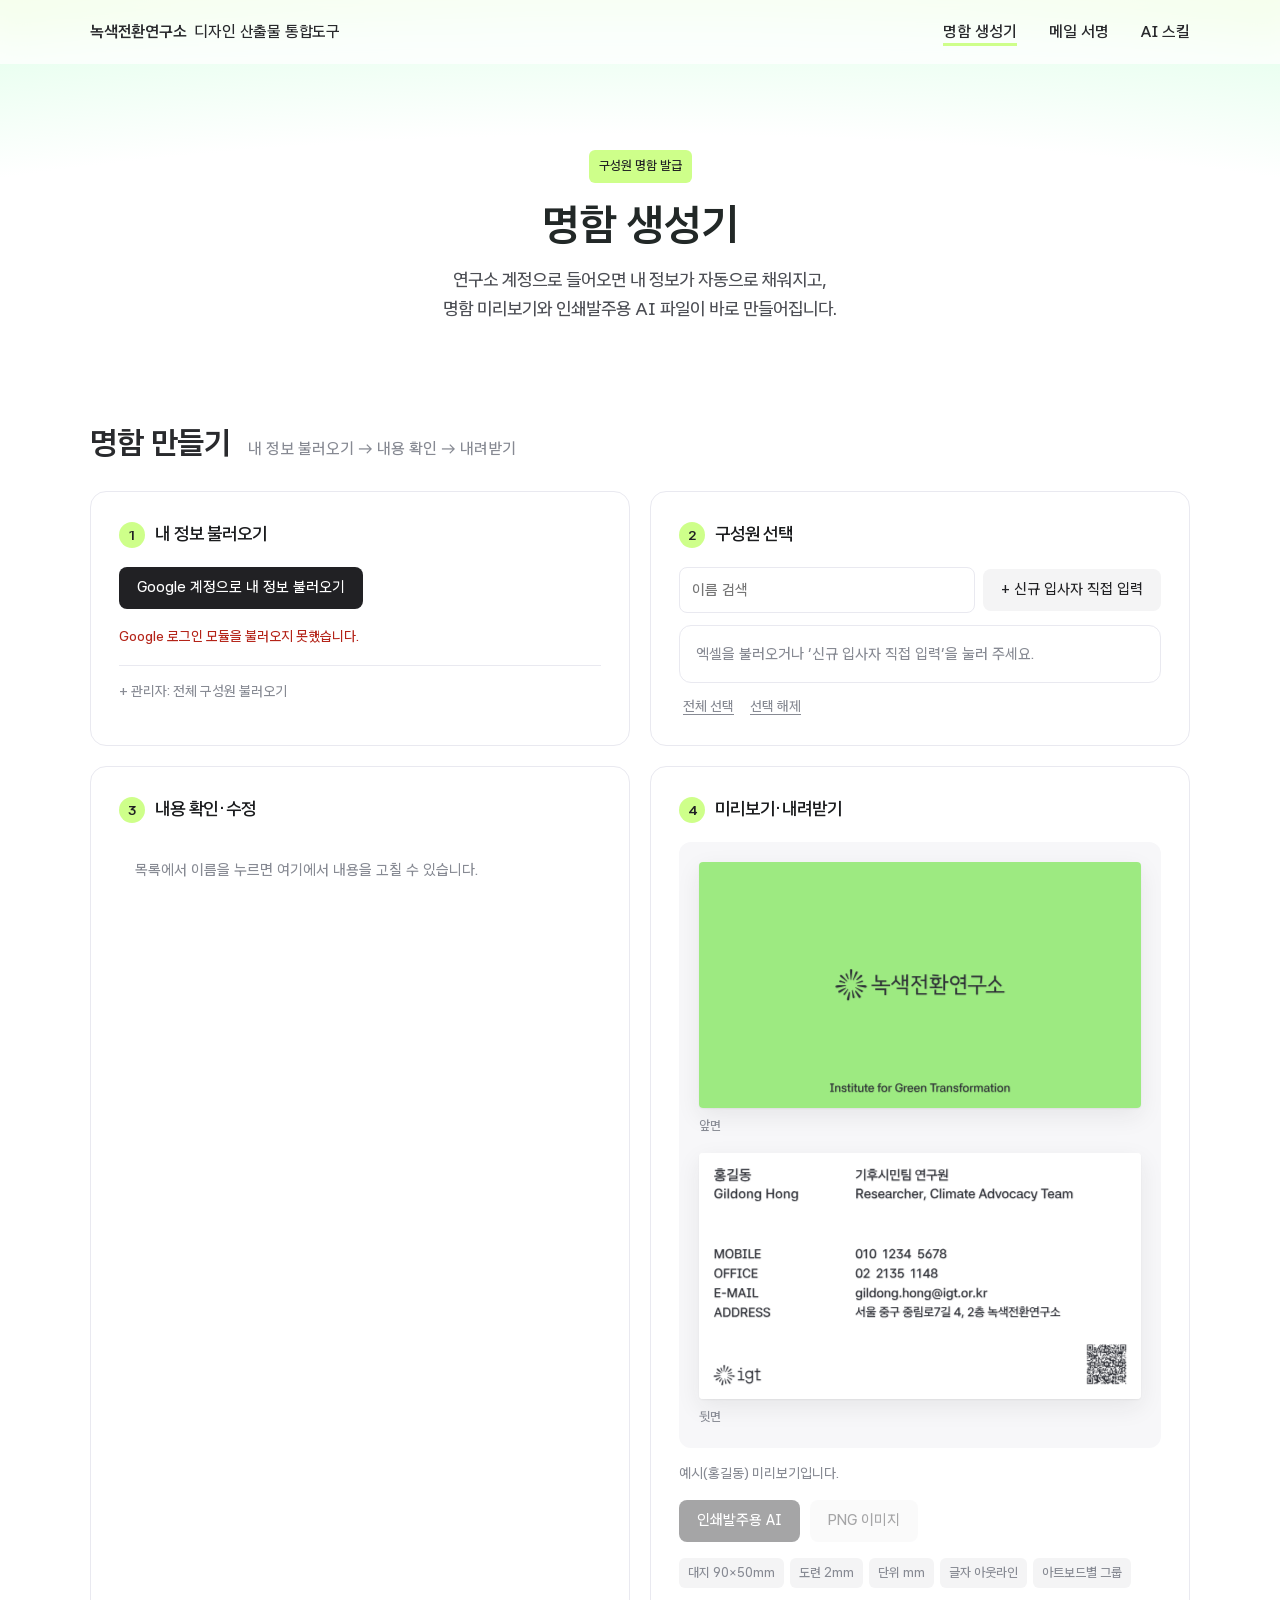
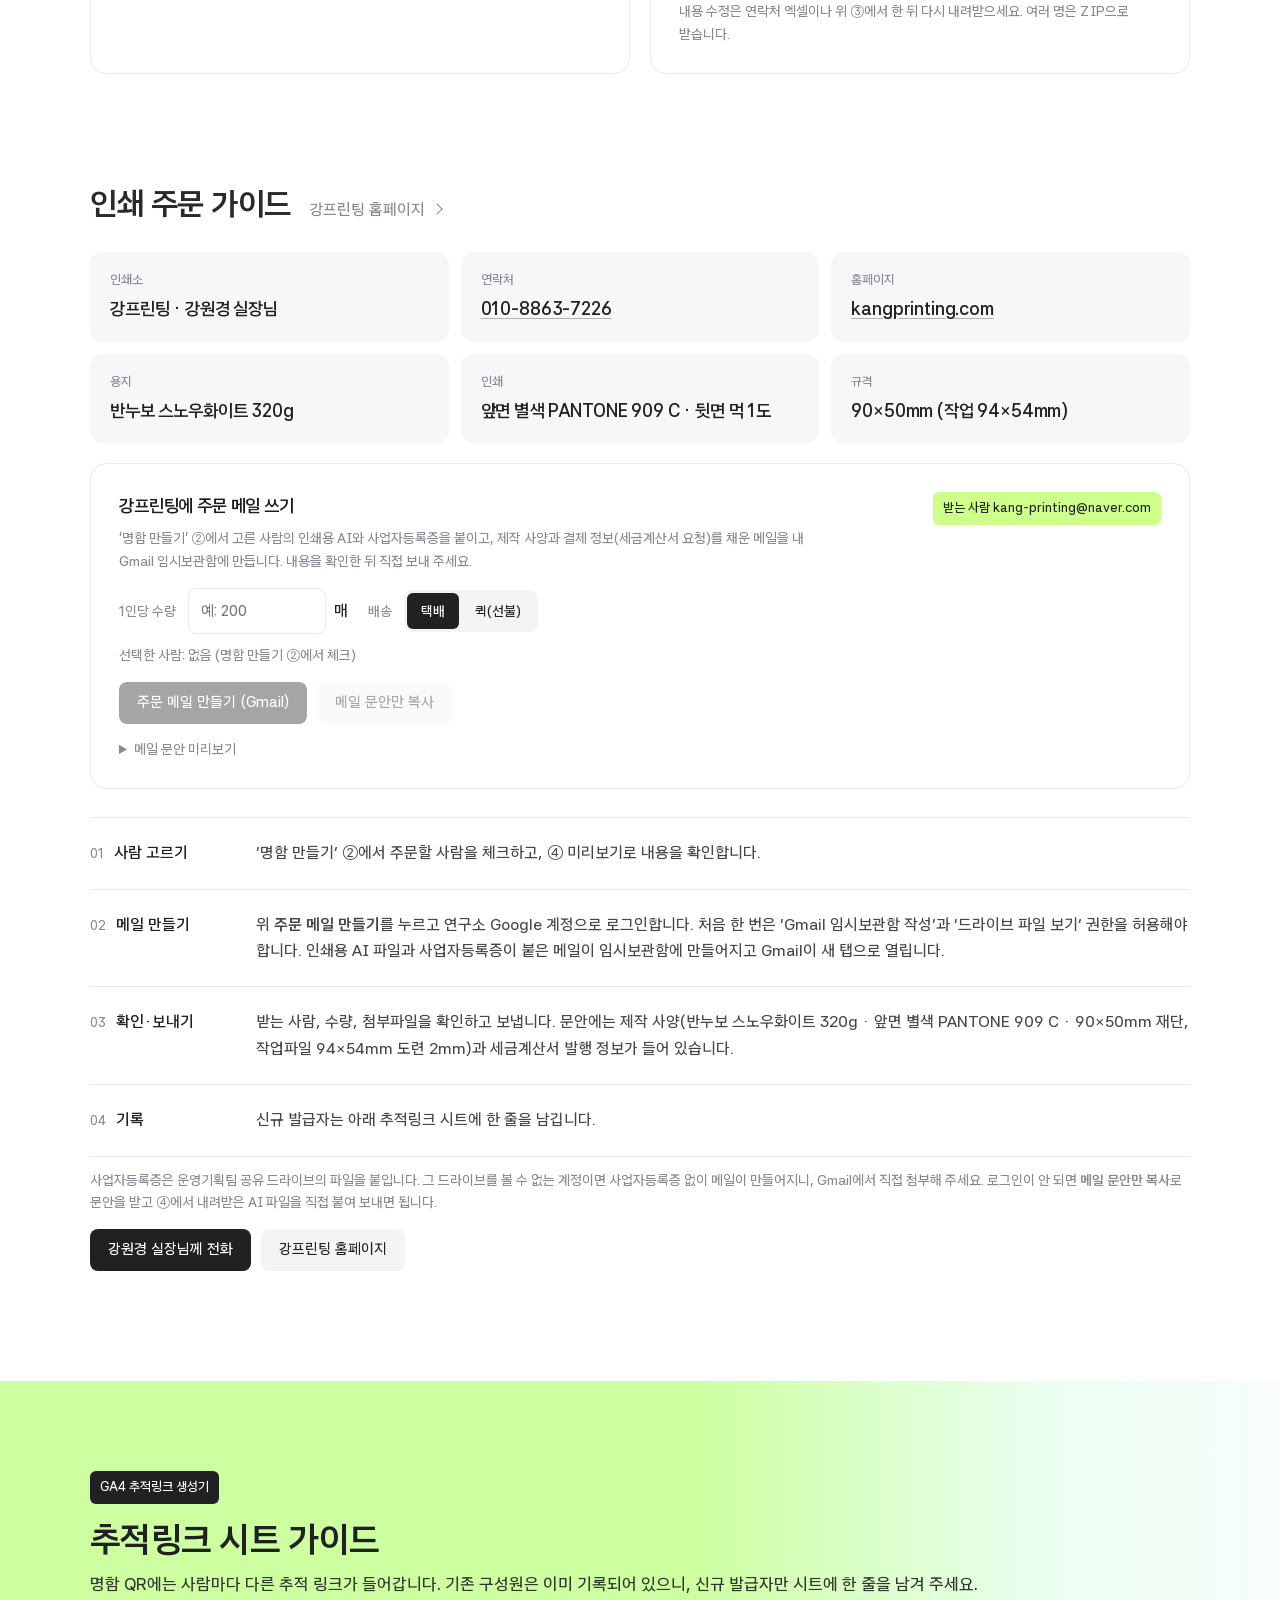
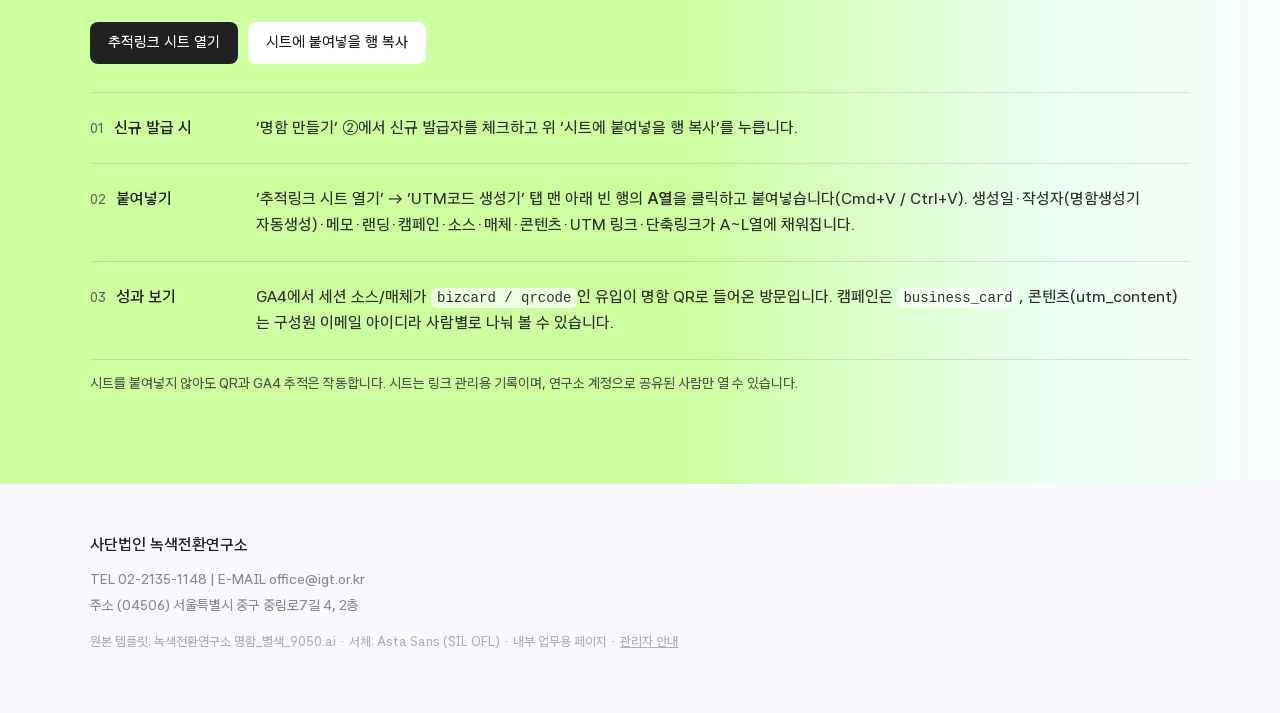
<file: index.html>
<!doctype html>
<html lang="ko">
<head>
<meta charset="utf-8">
<meta name="viewport" content="width=device-width, initial-scale=1">
<meta name="robots" content="noindex, nofollow">
<title>명함 생성기 · 녹색전환연구소</title>
<link rel="preload" href="assets/AstaSans-UI.woff2" as="font" type="font/woff2" crossorigin>
<link rel="stylesheet" href="css/style.css?v=20261118b">
</head>
<body>
<a class="skip" href="#make">본문으로 건너뛰기</a>

<header class="site">
  <div class="wrap navrow">
    <a class="logo" href="index.html" aria-label="녹색전환연구소 디자인 산출물 통합도구 처음으로">
      <span class="brand"><b>녹색전환연구소</b> 디자인 산출물 통합도구</span>
    </a>
    <nav class="nav" aria-label="도구 이동">
      <a href="index.html" aria-current="page">명함 생성기</a>
      <a href="signature.html">메일 서명</a>
      <a href="skills.html">AI 스킬</a>
    </nav>
  </div>
</header>

<section class="intro">
  <div class="intro-gradient" aria-hidden="true"></div>
  <div class="wrap intro-inner">
    <span class="eyebrow">구성원 명함 발급</span>
    <h1>명함 생성기</h1>
    <p class="lead">연구소 계정으로 들어오면 내 정보가 자동으로 채워지고,<br class="br-md"> 명함 미리보기와 인쇄발주용 AI 파일이 바로 만들어집니다.</p>
  </div>
</section>

<main id="make">
  <div class="wrap">
    <div class="sec-head">
      <h2>명함 만들기</h2>
      <span class="sec-sub">내 정보 불러오기 → 내용 확인 → 내려받기</span>
    </div>

    <div class="grid">
      <section class="panel" id="step1">
        <h3><span class="n">1</span> 내 정보 불러오기</h3>
        <div class="gload">
          <button type="button" class="primary" id="meLoad">Google 계정으로 내 정보 불러오기</button>
          <div id="gsiBtn"></div>
          <span class="muted" id="dbLoadNote">연구소 계정으로 로그인되어 있으면 내 정보가 자동으로 나타납니다. 나타나지 않으면 버튼을 눌러 로그인해 주세요.</span>
        </div>
        <details class="admin-tools">
          <summary>관리자: 전체 구성원 불러오기</summary>
          <div class="gload"><button type="button" class="ghost" id="dbLoad">전체 DB 불러오기</button></div>
          <label class="drop" id="drop">
            <input type="file" id="file" accept=".xlsx,.xls,.csv" hidden>
            <strong>엑셀 파일을 끌어다 놓거나 눌러서 선택하세요</strong>
            <span>구성원 DB(‘운영_구성원 DB (명함·메일서명)’을 .xlsx로 받은 파일) 또는 연락처 엑셀</span>
          </label>
          <div class="row" id="sheetRow" hidden>
            <label for="sheet">시트</label>
            <select id="sheet"></select>
          </div>
          <p class="note">DB 시트를 공유받은 계정만 쓸 수 있습니다. 파일은 이 브라우저 안에서만 읽힙니다. <a href="https://docs.google.com/spreadsheets/d/1qAy53XI3rvwB5zf1y3fYk7dm7XejXDxdo68vZmTd1MI/export?format=xlsx">구성원 DB를 .xlsx로 받기</a></p>
        </details>
      </section>

      <section class="panel" id="step2">
        <h3><span class="n">2</span> 구성원 선택</h3>
        <div class="toolbar">
          <input type="search" id="q" placeholder="이름 검색">
          <button type="button" class="ghost" id="addNew">+ 신규 입사자 직접 입력</button>
        </div>
        <div id="list" class="list"><p class="empty">엑셀을 불러오거나 ‘신규 입사자 직접 입력’을 눌러 주세요.</p></div>
        <div class="toolbar small">
          <button type="button" class="link" id="selAll">전체 선택</button>
          <button type="button" class="link" id="selNone">선택 해제</button>
          <span id="count" class="muted"></span>
        </div>
      </section>

      <section class="panel" id="step3">
        <h3><span class="n">3</span> 내용 확인·수정</h3>
        <form id="form" class="form" autocomplete="off">
          <p class="empty" id="formEmpty">목록에서 이름을 누르면 여기에서 내용을 고칠 수 있습니다.</p>
          <div id="fields" hidden>
            <div class="f"><label>이름</label><input name="name" required></div>
            <div class="f"><label>영문 이름</label><input name="nameEn"><button type="button" class="link" id="reRoman">로마자 다시 만들기</button></div>
            <div class="f half"><label>부서</label><select name="dept"></select></div>
            <div class="f half"><label>직급</label><select name="title"></select></div>
            <div class="f"><label>국문 직함 줄</label><input name="titleKr"></div>
            <div class="f"><label>영문 직함 줄</label><input name="titleEn"></div>
            <div class="f half"><label>휴대전화</label><input name="mobile" inputmode="tel"></div>
            <div class="f half"><label>사무실 전화</label><input name="tel"></div>
            <div class="f"><label>이메일</label><input name="email" type="email"></div>
            <div class="f"><label>주소</label><input name="address"></div>
            <div class="f linkbox"><label>QR 추적 링크 (UTM)</label><input id="utmUrl" readonly></div>
            <div class="f linkbox"><label>QR 단축링크 (da.gd)</label><div class="inline"><input id="shortUrl" readonly><button type="button" class="ghost" id="copyShort">복사</button></div><p class="muted" id="linkMsg"></p></div>
            <p class="note">부서·직급을 바꾸면 국문·영문 직함 줄이 자동으로 다시 채워집니다. 영문 이름은 로마자 표기법으로 자동 생성되므로 본인이 쓰는 표기를 확인해 주세요.</p>
          </div>
        </form>
      </section>

      <section class="panel preview" id="step4">
        <h3><span class="n">4</span> 미리보기·내려받기</h3>
        <div class="cards">
          <figure><canvas id="cvFront"></canvas><figcaption>앞면</figcaption></figure>
          <figure><canvas id="cvBack"></canvas><figcaption>뒷면</figcaption></figure>
        </div>
        <p id="status" class="muted" role="status"></p>
        <div class="actions">
          <button type="button" id="dlAi" class="primary" disabled>인쇄발주용 AI</button>
          <button type="button" id="dlPng" class="ghost" disabled>PNG 이미지</button>
        </div>
        <ul class="chips" aria-label="인쇄용 AI 사양">
          <li>대지 90×50mm</li><li>도련 2mm</li><li>단위 mm</li><li>글자 아웃라인</li><li>아트보드별 그룹</li>
        </ul>
        <p class="note">내용 수정은 연락처 엑셀이나 위 ③에서 한 뒤 다시 내려받으세요. 여러 명은 ZIP으로 받습니다.</p>
      </section>
    </div>
  </div>
</main>

<section class="block" id="guide-order">
  <div class="wrap">
    <div class="sec-head">
      <h2>인쇄 주문 가이드</h2>
      <a class="more" href="http://www.kangprinting.com/" target="_blank" rel="noopener">강프린팅 홈페이지</a>
    </div>
    <div class="spec">
      <div><span>인쇄소</span><strong>강프린팅 · 강원경 실장님</strong></div>
      <div><span>연락처</span><strong><a href="tel:+821088637226">010-8863-7226</a></strong></div>
      <div><span>홈페이지</span><strong><a href="http://www.kangprinting.com/" target="_blank" rel="noopener">kangprinting.com</a></strong></div>
      <div><span>용지</span><strong>반누보 스노우화이트 320g</strong></div>
      <div><span>인쇄</span><strong>앞면 별색 PANTONE 909 C · 뒷면 먹 1도</strong></div>
      <div><span>규격</span><strong>90×50mm (작업 94×54mm)</strong></div>
    </div>
    <div class="order panel" id="order">
      <div class="order-head">
        <div>
          <h3>강프린팅에 주문 메일 쓰기</h3>
          <p class="muted">‘명함 만들기’ ②에서 고른 사람의 인쇄용 AI와 사업자등록증을 붙이고, 제작 사양과 결제 정보(세금계산서 요청)를 채운 메일을 내 Gmail 임시보관함에 만듭니다. 내용을 확인한 뒤 직접 보내 주세요.</p>
        </div>
        <span class="eyebrow">받는 사람 kang-printing@naver.com</span>
      </div>
      <div class="order-row">
        <label for="orderQty">1인당 수량</label>
        <div class="inline qty"><input id="orderQty" type="number" min="1" step="1" inputmode="numeric" placeholder="예: 200"><span>매</span></div>
        <span class="order-label">배송</span>
        <div class="seg" role="radiogroup" aria-label="배송 방법">
          <label><input type="radio" name="orderShip" value="택배" checked><span>택배</span></label>
          <label><input type="radio" name="orderShip" value="퀵"><span>퀵(선불)</span></label>
        </div>
      </div>
      <p class="muted" id="orderWho">선택한 사람: 없음</p>
      <div class="actions">
        <button type="button" id="orderMail" class="primary" disabled>주문 메일 만들기 (Gmail)</button>
        <button type="button" id="orderCopy" class="ghost" disabled>메일 문안만 복사</button>
      </div>
      <p class="muted" id="orderStatus" role="status"></p>
      <details class="order-preview"><summary>메일 문안 미리보기</summary><pre id="orderText"></pre></details>
    </div>
    <ol class="steps">
      <li><b>사람 고르기</b><span>‘명함 만들기’ ②에서 주문할 사람을 체크하고, ④ 미리보기로 내용을 확인합니다.</span></li>
      <li><b>메일 만들기</b><span>위 <b>주문 메일 만들기</b>를 누르고 연구소 Google 계정으로 로그인합니다. 처음 한 번은 ‘Gmail 임시보관함 작성’과 ‘드라이브 파일 보기’ 권한을 허용해야 합니다. 인쇄용 AI 파일과 사업자등록증이 붙은 메일이 임시보관함에 만들어지고 Gmail이 새 탭으로 열립니다.</span></li>
      <li><b>확인·보내기</b><span>받는 사람, 수량, 첨부파일을 확인하고 보냅니다. 문안에는 제작 사양(반누보 스노우화이트 320g · 앞면 별색 PANTONE 909 C · 90×50mm 재단, 작업파일 94×54mm 도련 2mm)과 세금계산서 발행 정보가 들어 있습니다.</span></li>
      <li><b>기록</b><span>신규 발급자는 아래 추적링크 시트에 한 줄을 남깁니다.</span></li>
    </ol>
    <p class="note">사업자등록증은 운영기획팀 공유 드라이브의 파일을 붙입니다. 그 드라이브를 볼 수 없는 계정이면 사업자등록증 없이 메일이 만들어지니, Gmail에서 직접 첨부해 주세요. 로그인이 안 되면 <b>메일 문안만 복사</b>로 문안을 받고 ④에서 내려받은 AI 파일을 직접 붙여 보내면 됩니다.</p>
    <div class="actions">
      <a class="btn primary" href="tel:+821088637226">강원경 실장님께 전화</a>
      <a class="btn ghost" href="http://www.kangprinting.com/" target="_blank" rel="noopener">강프린팅 홈페이지</a>
    </div>
  </div>
</section>

<section class="band" id="guide-sheet">
  <div class="wrap">
    <span class="eyebrow dark">GA4 추적링크 생성기</span>
    <h2>추적링크 시트 가이드</h2>
    <p class="band-lead">명함 QR에는 사람마다 다른 추적 링크가 들어갑니다. 기존 구성원은 이미 기록되어 있으니, 신규 발급자만 시트에 한 줄을 남겨 주세요.</p>
    <div class="actions">
      <a class="btn primary" href="https://docs.google.com/spreadsheets/d/1C5ncxBevH9FuNXDelcyYIBg-rYFwMoAu8GtsUAkG-Jo/edit?gid=870958988#gid=870958988" target="_blank" rel="noopener">추적링크 시트 열기</a>
      <button type="button" class="light" id="copyRows">시트에 붙여넣을 행 복사</button>
    </div>
    <ol class="steps">
      <li><b>신규 발급 시</b><span>‘명함 만들기’ ②에서 신규 발급자를 체크하고 위 ‘시트에 붙여넣을 행 복사’를 누릅니다.</span></li>
      <li><b>붙여넣기</b><span>‘추적링크 시트 열기’ → ‘UTM코드 생성기’ 탭 맨 아래 빈 행의 <b>A열</b>을 클릭하고 붙여넣습니다(Cmd+V / Ctrl+V). 생성일·작성자(명함생성기 자동생성)·메모·랜딩·캠페인·소스·매체·콘텐츠·UTM 링크·단축링크가 A~L열에 채워집니다.</span></li>
      <li><b>성과 보기</b><span>GA4에서 세션 소스/매체가 <code>bizcard / qrcode</code>인 유입이 명함 QR로 들어온 방문입니다. 캠페인은 <code>business_card</code>, 콘텐츠(utm_content)는 구성원 이메일 아이디라 사람별로 나눠 볼 수 있습니다.</span></li>
    </ol>
    <p class="note">시트를 붙여넣지 않아도 QR과 GA4 추적은 작동합니다. 시트는 링크 관리용 기록이며, 연구소 계정으로 공유된 사람만 열 수 있습니다.</p>
  </div>
</section>


<footer class="site-foot">
  <div class="wrap">
    <p class="foot-org">사단법인 녹색전환연구소</p>
    <p>TEL 02-2135-1148 | E-MAIL office@igt.or.kr</p>
    <p>주소 (04506) 서울특별시 중구 중림로7길 4, 2층</p>
    <p class="foot-meta">원본 템플릿: 녹색전환연구소 명함_별색_9050.ai · 서체: Asta Sans (SIL OFL) · 내부 업무용 페이지 · <a href="admin.html">관리자 안내</a></p>
  </div>
</footer>

<script src="vendor/pdf-lib.min.js"></script>
<script src="vendor/fontkit.umd.min.js"></script>
<script src="vendor/xlsx.full.min.js"></script>
<script src="vendor/pdf.min.js"></script>
<script src="vendor/qrcode-generator.js"></script>
<script src="vendor/jszip.min.js"></script>
<script src="js/card-data.js?v=20261112a"></script>
<script src="js/db-load.js?v=20261112d"></script>
<script src="js/card-link.js?v=20261111a"></script>
<script src="js/card-ai-data.js?v=20261119a"></script>
<script src="js/card-ai.js?v=20261112a"></script>
<script src="js/card-pdf.js?v=20261112a"></script>
<script src="js/order-mail.js?v=20261119a"></script>
<script src="js/app.js?v=20261119a"></script>
</body>
</html>
</file>
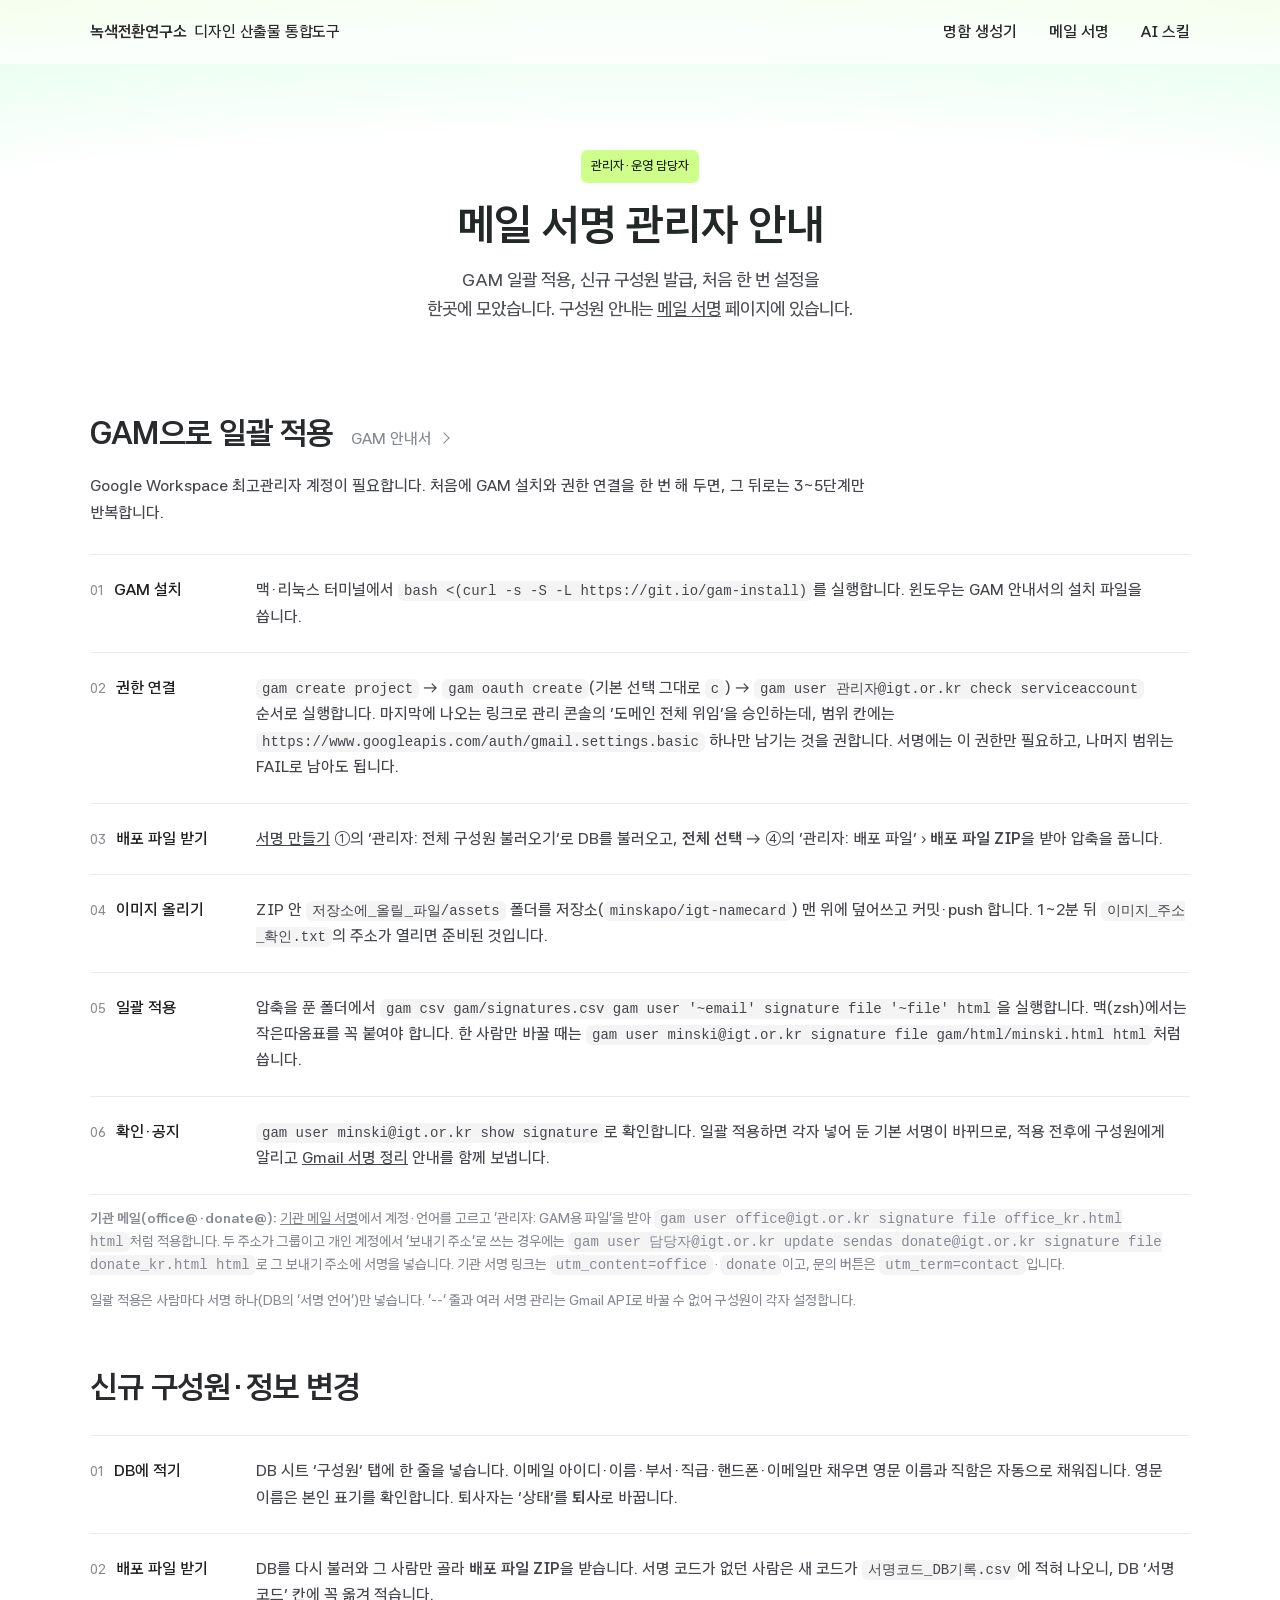
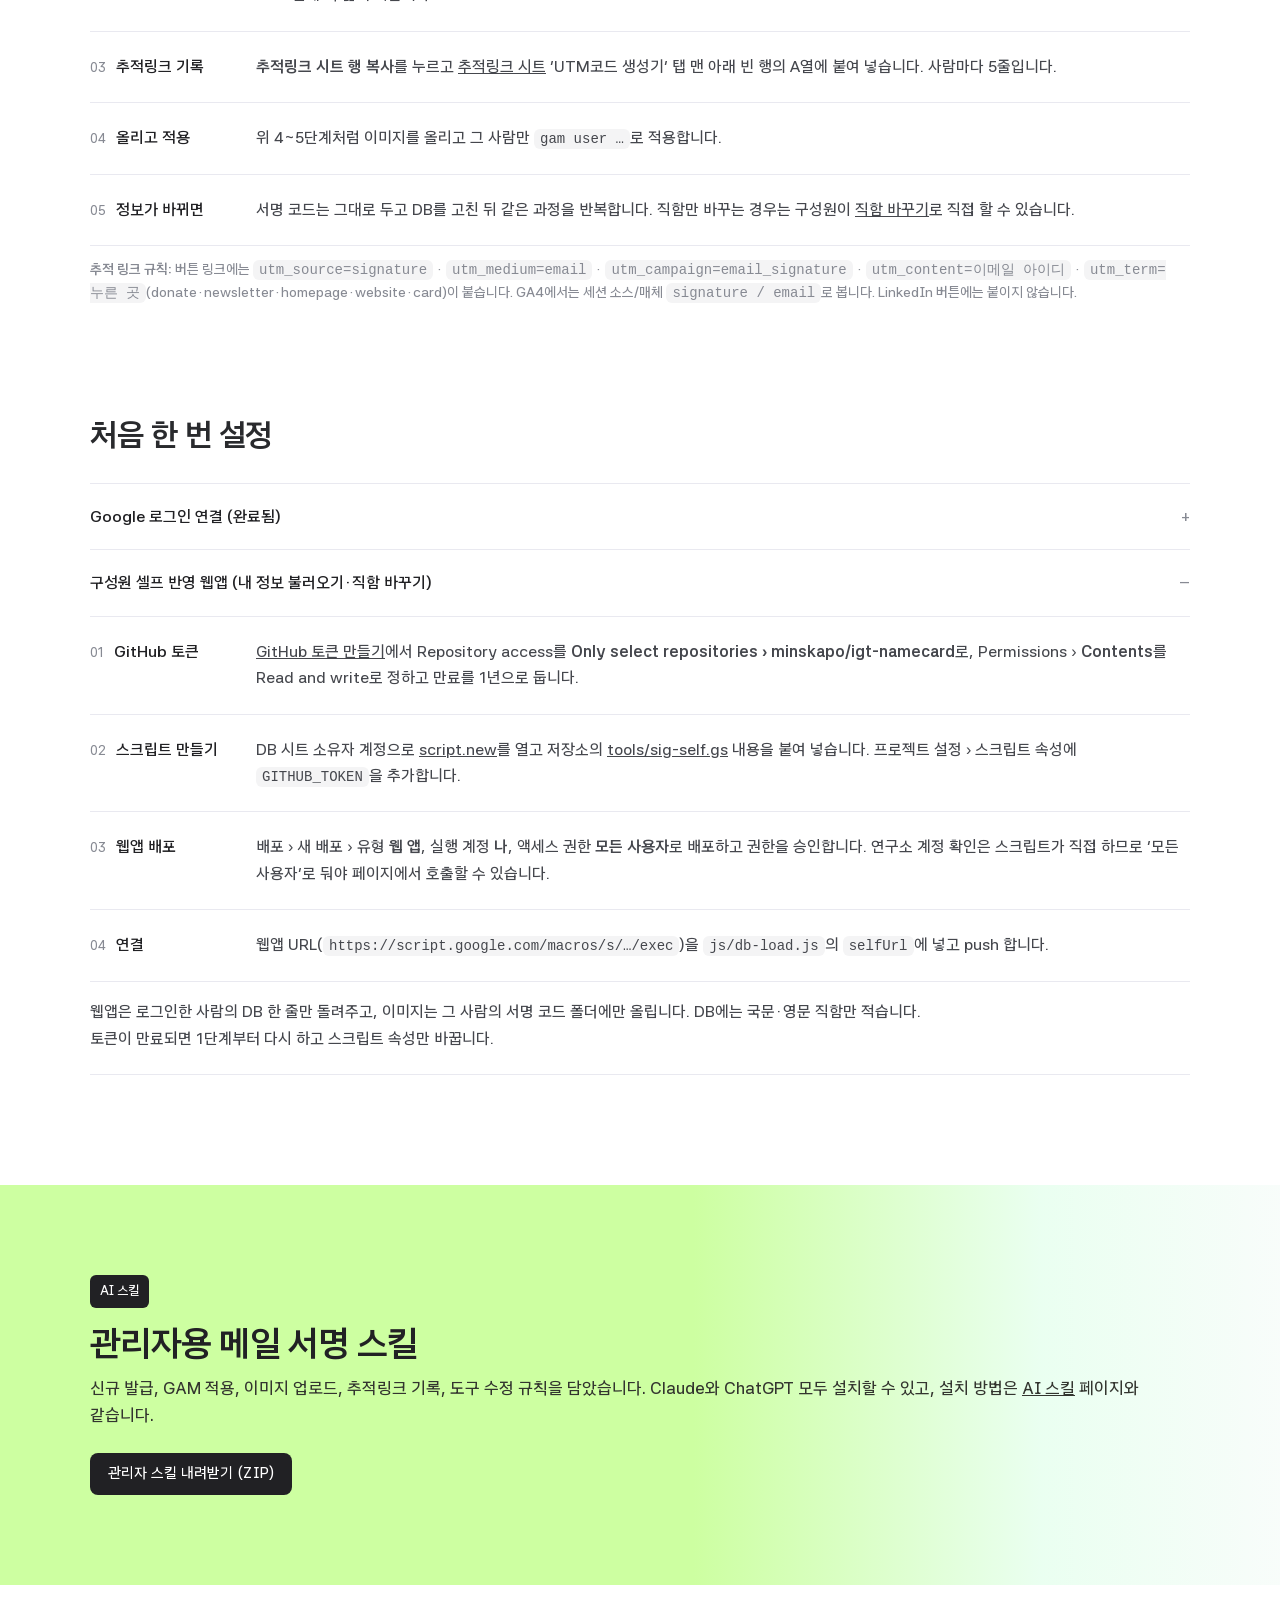
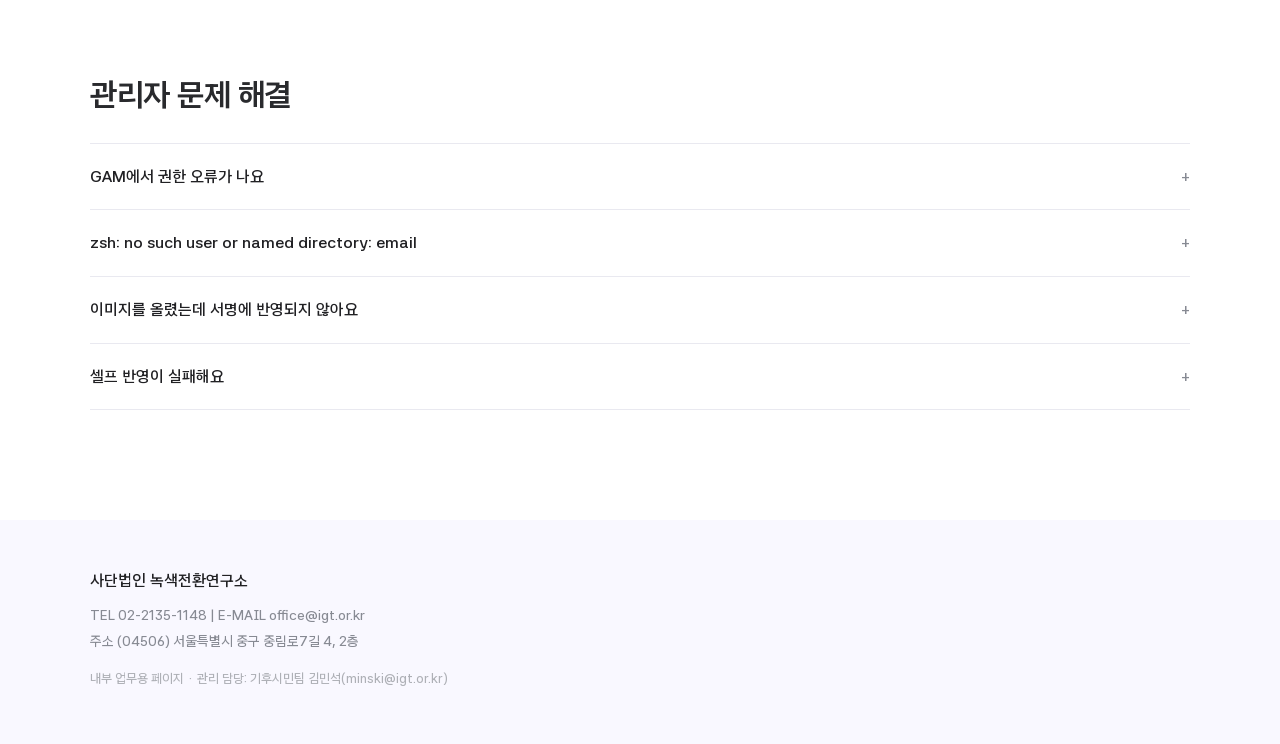
<file: admin.html>
<!doctype html>
<html lang="ko">
<head>
<meta charset="utf-8">
<meta name="viewport" content="width=device-width, initial-scale=1">
<meta name="robots" content="noindex, nofollow">
<title>관리자 안내 · 녹색전환연구소</title>
<link rel="preload" href="assets/AstaSans-UI.woff2" as="font" type="font/woff2" crossorigin>
<link rel="stylesheet" href="css/style.css?v=20261112b">
<link rel="stylesheet" href="css/sig.css?v=20261112b">
</head>
<body>
<a class="skip" href="#admin">본문으로 건너뛰기</a>

<header class="site">
  <div class="wrap navrow">
    <a class="logo" href="index.html" aria-label="녹색전환연구소 디자인 산출물 통합도구 처음으로">
      <span class="brand"><b>녹색전환연구소</b> 디자인 산출물 통합도구</span>
    </a>
    <nav class="nav" aria-label="도구 이동">
      <a href="index.html">명함 생성기</a>
      <a href="signature.html">메일 서명</a>
      <a href="skills.html">AI 스킬</a>
    </nav>
  </div>
</header>

<section class="intro">
  <div class="intro-gradient" aria-hidden="true"></div>
  <div class="wrap intro-inner">
    <span class="eyebrow">관리자·운영 담당자</span>
    <h1>메일 서명 관리자 안내</h1>
    <p class="lead">GAM 일괄 적용, 신규 구성원 발급, 처음 한 번 설정을<br class="br-md"> 한곳에 모았습니다. 구성원 안내는 <a href="signature.html">메일 서명</a> 페이지에 있습니다.</p>
  </div>
</section>

<section class="block flow" id="admin">
  <div class="wrap">
    <div class="sec-head">
      <h2>GAM으로 일괄 적용</h2>
      <a class="more" href="https://github.com/GAM-team/GAM/wiki" target="_blank" rel="noopener">GAM 안내서</a>
    </div>
    <p class="lead-s">Google Workspace 최고관리자 계정이 필요합니다. 처음에 GAM 설치와 권한 연결을 한 번 해 두면, 그 뒤로는 3~5단계만 반복합니다.</p>
    <ol class="steps">
      <li><b>GAM 설치</b><span>맥·리눅스 터미널에서 <code>bash &lt;(curl -s -S -L https://git.io/gam-install)</code>를 실행합니다. 윈도우는 GAM 안내서의 설치 파일을 씁니다.</span></li>
      <li><b>권한 연결</b><span><code>gam create project</code> → <code>gam oauth create</code>(기본 선택 그대로 <code>c</code>) → <code>gam user 관리자@igt.or.kr check serviceaccount</code> 순서로 실행합니다. 마지막에 나오는 링크로 관리 콘솔의 ‘도메인 전체 위임’을 승인하는데, 범위 칸에는 <code>https://www.googleapis.com/auth/gmail.settings.basic</code> 하나만 남기는 것을 권합니다. 서명에는 이 권한만 필요하고, 나머지 범위는 FAIL로 남아도 됩니다.</span></li>
      <li><b>배포 파일 받기</b><span><a href="signature.html#make">서명 만들기</a> ①의 ‘관리자: 전체 구성원 불러오기’로 DB를 불러오고, <b>전체 선택</b> → ④의 ‘관리자: 배포 파일’ › <b>배포 파일 ZIP</b>을 받아 압축을 풉니다.</span></li>
      <li><b>이미지 올리기</b><span>ZIP 안 <code>저장소에_올릴_파일/assets</code> 폴더를 저장소(<code>minskapo/igt-namecard</code>) 맨 위에 덮어쓰고 커밋·push 합니다. 1~2분 뒤 <code>이미지_주소_확인.txt</code>의 주소가 열리면 준비된 것입니다.</span></li>
      <li><b>일괄 적용</b><span>압축을 푼 폴더에서 <code>gam csv gam/signatures.csv gam user '~email' signature file '~file' html</code>을 실행합니다. 맥(zsh)에서는 작은따옴표를 꼭 붙여야 합니다. 한 사람만 바꿀 때는 <code>gam user minski@igt.or.kr signature file gam/html/minski.html html</code>처럼 씁니다.</span></li>
      <li><b>확인·공지</b><span><code>gam user minski@igt.or.kr show signature</code>로 확인합니다. 일괄 적용하면 각자 넣어 둔 기본 서명이 바뀌므로, 적용 전후에 구성원에게 알리고 <a href="signature.html#bilingual">Gmail 서명 정리</a> 안내를 함께 보냅니다.</span></li>
    </ol>
    <p class="note"><b>기관 메일(office@·donate@):</b> <a href="signature.html#org">기관 메일 서명</a>에서 계정·언어를 고르고 ‘관리자: GAM용 파일’을 받아 <code>gam user office@igt.or.kr signature file office_kr.html html</code>처럼 적용합니다. 두 주소가 그룹이고 개인 계정에서 ‘보내기 주소’로 쓰는 경우에는 <code>gam user 담당자@igt.or.kr update sendas donate@igt.or.kr signature file donate_kr.html html</code>로 그 보내기 주소에 서명을 넣습니다. 기관 서명 링크는 <code>utm_content=office</code>·<code>donate</code>이고, 문의 버튼은 <code>utm_term=contact</code>입니다.</p>
    <p class="note">일괄 적용은 사람마다 서명 하나(DB의 ‘서명 언어’)만 넣습니다. ‘--’ 줄과 여러 서명 관리는 Gmail API로 바꿀 수 없어 구성원이 각자 설정합니다.</p>
  </div>
</section>

<section class="block" id="newbie">
  <div class="wrap">
    <div class="sec-head"><h2>신규 구성원·정보 변경</h2></div>
    <ol class="steps">
      <li><b>DB에 적기</b><span>DB 시트 ‘구성원’ 탭에 한 줄을 넣습니다. 이메일 아이디·이름·부서·직급·핸드폰·이메일만 채우면 영문 이름과 직함은 자동으로 채워집니다. 영문 이름은 본인 표기를 확인합니다. 퇴사자는 ‘상태’를 <b>퇴사</b>로 바꿉니다.</span></li>
      <li><b>배포 파일 받기</b><span>DB를 다시 불러와 그 사람만 골라 <b>배포 파일 ZIP</b>을 받습니다. 서명 코드가 없던 사람은 새 코드가 <code>서명코드_DB기록.csv</code>에 적혀 나오니, DB ‘서명 코드’ 칸에 꼭 옮겨 적습니다.</span></li>
      <li><b>추적링크 기록</b><span><b>추적링크 시트 행 복사</b>를 누르고 <a href="https://docs.google.com/spreadsheets/d/1C5ncxBevH9FuNXDelcyYIBg-rYFwMoAu8GtsUAkG-Jo/edit?gid=870958988#gid=870958988" target="_blank" rel="noopener">추적링크 시트</a> ‘UTM코드 생성기’ 탭 맨 아래 빈 행의 A열에 붙여 넣습니다. 사람마다 5줄입니다.</span></li>
      <li><b>올리고 적용</b><span>위 4~5단계처럼 이미지를 올리고 그 사람만 <code>gam user …</code>로 적용합니다.</span></li>
      <li><b>정보가 바뀌면</b><span>서명 코드는 그대로 두고 DB를 고친 뒤 같은 과정을 반복합니다. 직함만 바꾸는 경우는 구성원이 <a href="signature.html#self">직함 바꾸기</a>로 직접 할 수 있습니다.</span></li>
    </ol>
    <p class="note"><b>추적 링크 규칙:</b> 버튼 링크에는 <code>utm_source=signature</code> · <code>utm_medium=email</code> · <code>utm_campaign=email_signature</code> · <code>utm_content=이메일 아이디</code> · <code>utm_term=누른 곳</code>(donate·newsletter·homepage·website·card)이 붙습니다. GA4에서는 세션 소스/매체 <code>signature / email</code>로 봅니다. LinkedIn 버튼에는 붙이지 않습니다.</p>
  </div>
</section>

<section class="block" id="setup">
  <div class="wrap">
    <div class="sec-head"><h2>처음 한 번 설정</h2></div>
    <div class="faq">
      <details><summary>Google 로그인 연결 (완료됨)</summary><p>Google Cloud에서 Sheets API를 켜고, OAuth 동의 화면을 <b>내부</b>로 만든 뒤, 웹 애플리케이션 클라이언트 ID(승인된 JavaScript 원본 <code>https://minskapo.github.io</code>)를 만들어 <code>js/db-load.js</code>의 <code>clientId</code>에 넣었습니다. 로그인할 때 ‘관리자가 차단한 앱’이 뜨면 관리 콘솔 › 보안 › API 제어에서 ‘도메인 소유의 내부 앱 신뢰’를 켭니다.</p></details>
      <details open><summary>구성원 셀프 반영 웹앱 (내 정보 불러오기·직함 바꾸기)</summary>
        <ol class="steps">
          <li><b>GitHub 토큰</b><span><a href="https://github.com/settings/personal-access-tokens/new" target="_blank" rel="noopener">GitHub 토큰 만들기</a>에서 Repository access를 <b>Only select repositories › minskapo/igt-namecard</b>로, Permissions › <b>Contents</b>를 Read and write로 정하고 만료를 1년으로 둡니다.</span></li>
          <li><b>스크립트 만들기</b><span>DB 시트 소유자 계정으로 <a href="https://script.new" target="_blank" rel="noopener">script.new</a>를 열고 저장소의 <a href="tools/sig-self.gs" target="_blank" rel="noopener">tools/sig-self.gs</a> 내용을 붙여 넣습니다. 프로젝트 설정 › 스크립트 속성에 <code>GITHUB_TOKEN</code>을 추가합니다.</span></li>
          <li><b>웹앱 배포</b><span>배포 › 새 배포 › 유형 <b>웹 앱</b>, 실행 계정 <b>나</b>, 액세스 권한 <b>모든 사용자</b>로 배포하고 권한을 승인합니다. 연구소 계정 확인은 스크립트가 직접 하므로 ‘모든 사용자’로 둬야 페이지에서 호출할 수 있습니다.</span></li>
          <li><b>연결</b><span>웹앱 URL(<code>https://script.google.com/macros/s/…/exec</code>)을 <code>js/db-load.js</code>의 <code>selfUrl</code>에 넣고 push 합니다.</span></li>
        </ol>
        <p>웹앱은 로그인한 사람의 DB 한 줄만 돌려주고, 이미지는 그 사람의 서명 코드 폴더에만 올립니다. DB에는 국문·영문 직함만 적습니다. 토큰이 만료되면 1단계부터 다시 하고 스크립트 속성만 바꿉니다.</p>
      </details>
    </div>
  </div>
</section>

<section class="band" id="skill">
  <div class="wrap">
    <span class="eyebrow dark">AI 스킬</span>
    <h2>관리자용 메일 서명 스킬</h2>
    <p class="band-lead">신규 발급, GAM 적용, 이미지 업로드, 추적링크 기록, 도구 수정 규칙을 담았습니다. Claude와 ChatGPT 모두 설치할 수 있고, 설치 방법은 <a href="skills.html">AI 스킬</a> 페이지와 같습니다.</p>
    <div class="actions"><a class="btn primary" href="skill/igt-signature-admin.zip?v=20261112" download="igt-signature-admin.zip">관리자 스킬 내려받기 (ZIP)</a></div>
  </div>
</section>

<section class="block" id="trouble">
  <div class="wrap">
    <div class="sec-head"><h2>관리자 문제 해결</h2></div>
    <div class="faq">
      <details><summary>GAM에서 권한 오류가 나요</summary><p><code>gam user 관리자@igt.or.kr check serviceaccount</code>를 다시 실행해 <code>gmail.settings.basic</code>이 PASS인지 확인합니다. 승인 직후에는 몇 분 걸릴 수 있습니다.</p></details>
      <details><summary>zsh: no such user or named directory: email</summary><p>맥 터미널이 <code>~email</code>을 홈 폴더로 읽은 것입니다. <code>'~email'</code>, <code>'~file'</code>처럼 작은따옴표로 감싸 주세요.</p></details>
      <details><summary>이미지를 올렸는데 서명에 반영되지 않아요</summary><p>이미지만 올리고 서명을 다시 적용하지 않으면 예전 주소(<code>?v=</code> 값)가 남습니다. 배포 파일을 새로 받아 다시 적용합니다. Gmail은 이미지를 한동안 저장해 두므로 바로 바뀌지 않을 수 있습니다.</p></details>
      <details><summary>셀프 반영이 실패해요</summary><p>웹앱 URL, <code>GITHUB_TOKEN</code> 만료, DB에 그 사람의 서명 코드가 있는지를 차례로 확인합니다. 스크립트 편집기의 ‘실행’ 기록에서 오류 내용을 볼 수 있습니다.</p></details>
    </div>
  </div>
</section>

<footer class="site-foot">
  <div class="wrap">
    <p class="foot-org">사단법인 녹색전환연구소</p>
    <p>TEL 02-2135-1148 | E-MAIL office@igt.or.kr</p>
    <p>주소 (04506) 서울특별시 중구 중림로7길 4, 2층</p>
    <p class="foot-meta">내부 업무용 페이지 · 관리 담당: 기후시민팀 김민석(minski@igt.or.kr)</p>
  </div>
</footer>
</body>
</html>
</file>
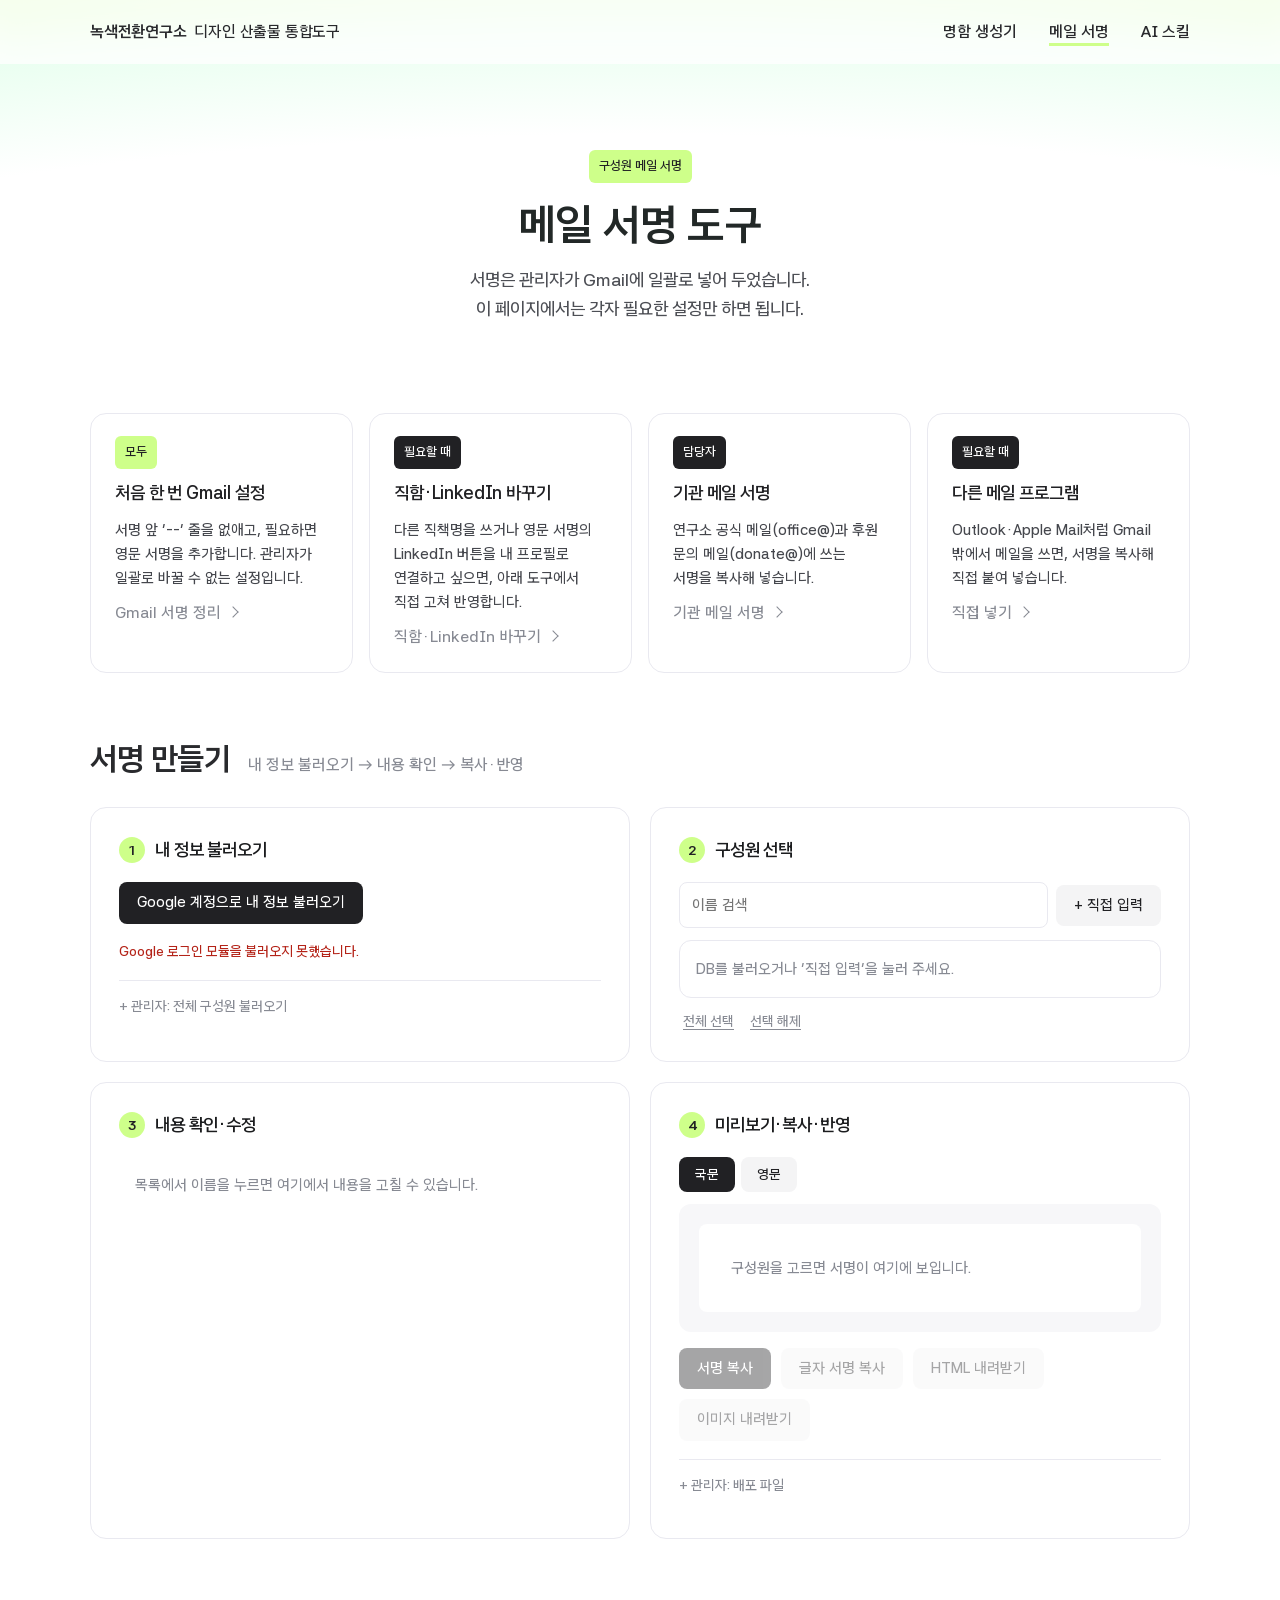
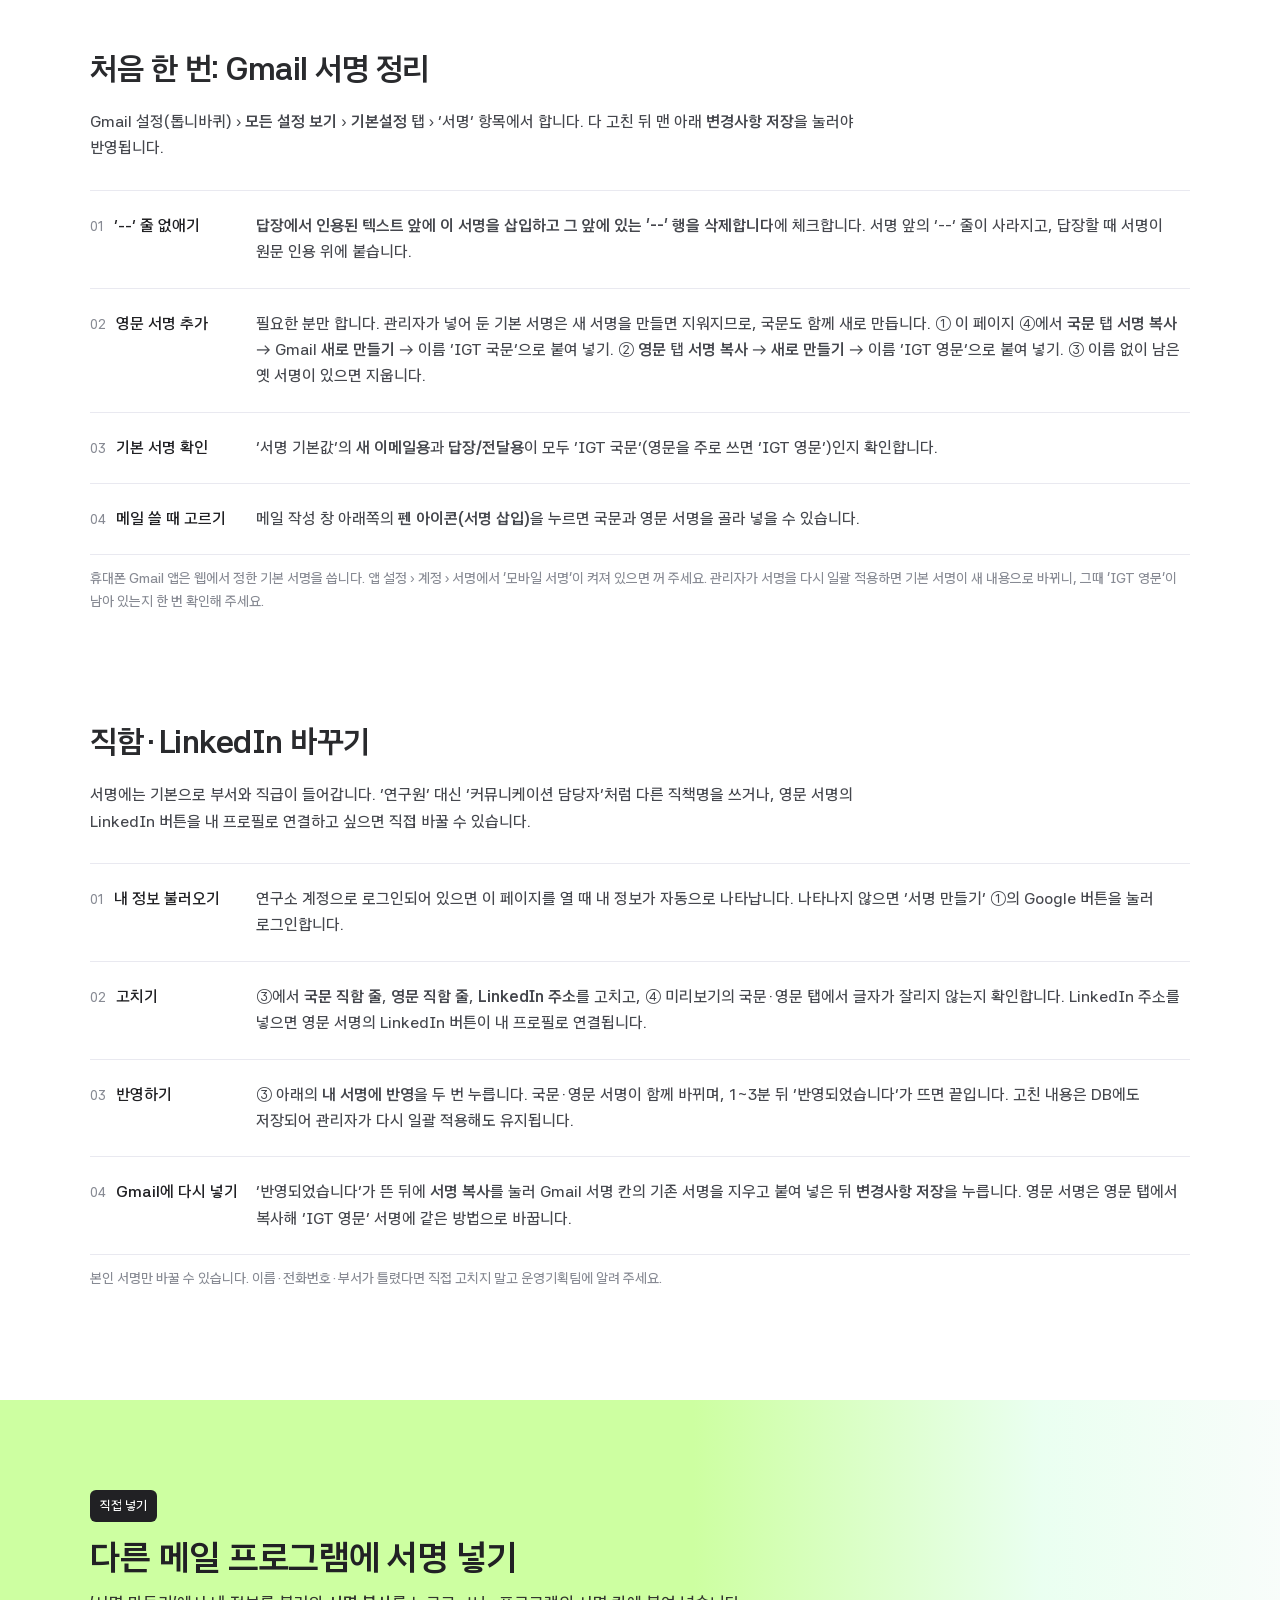
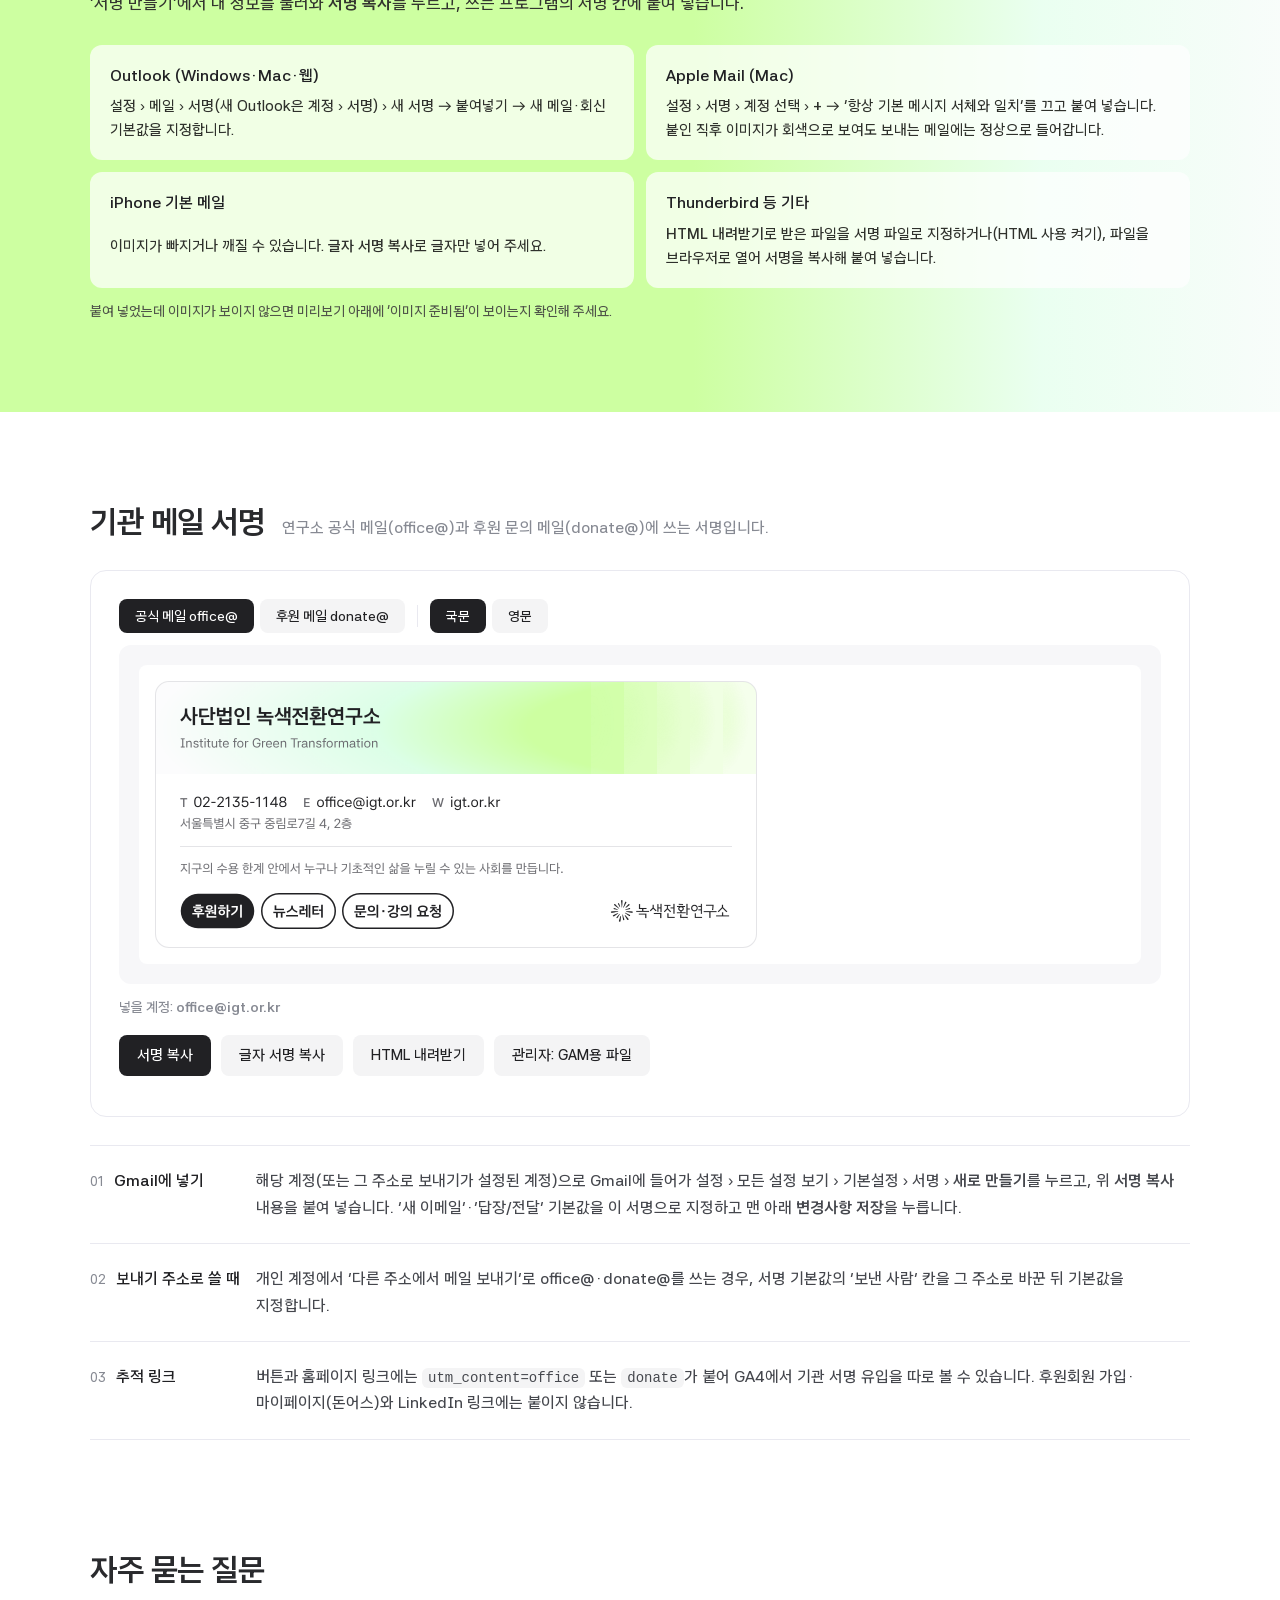
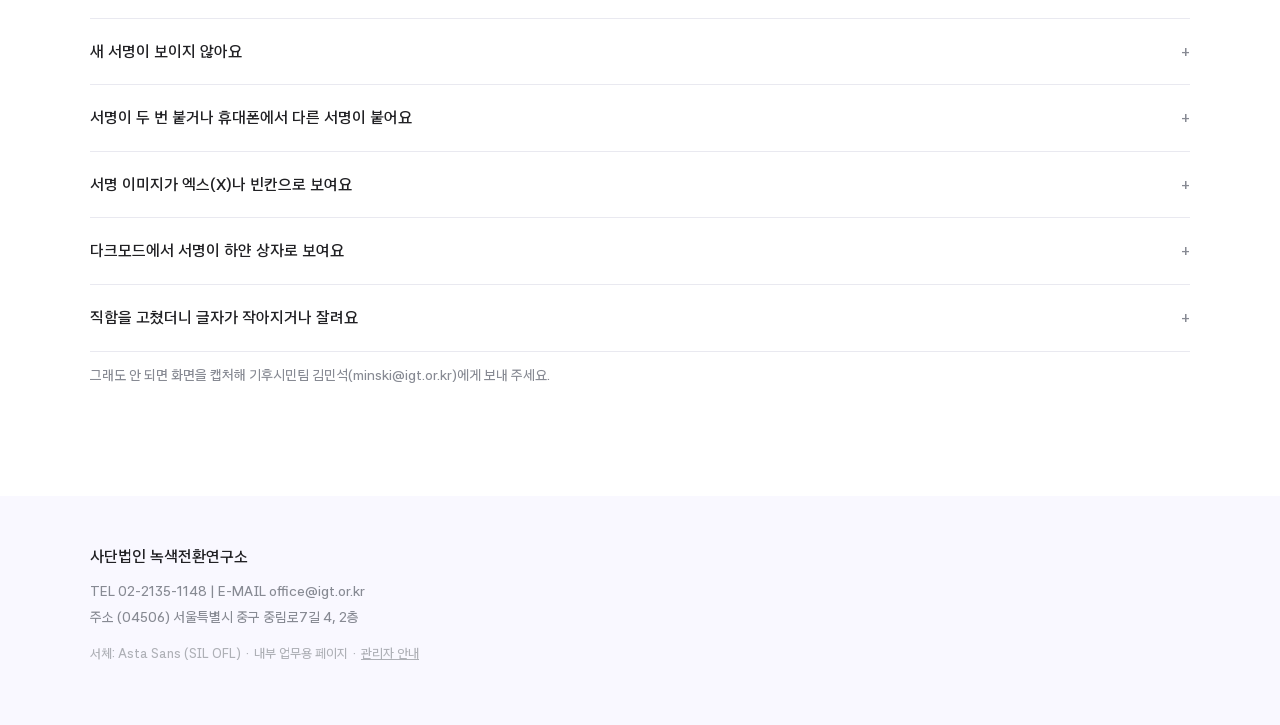
<file: signature.html>
<!doctype html>
<html lang="ko">
<head>
<meta charset="utf-8">
<meta name="viewport" content="width=device-width, initial-scale=1">
<meta name="robots" content="noindex, nofollow">
<title>메일 서명 · 녹색전환연구소</title>
<link rel="preload" href="assets/AstaSans-UI.woff2" as="font" type="font/woff2" crossorigin>
<link rel="stylesheet" href="css/style.css?v=20261112b">
<link rel="stylesheet" href="css/sig.css?v=20261116c">
</head>
<body>
<a class="skip" href="#make">본문으로 건너뛰기</a>

<header class="site">
  <div class="wrap navrow">
    <a class="logo" href="index.html" aria-label="녹색전환연구소 디자인 산출물 통합도구 처음으로">
      <span class="brand"><b>녹색전환연구소</b> 디자인 산출물 통합도구</span>
    </a>
    <nav class="nav" aria-label="도구 이동">
      <a href="index.html">명함 생성기</a>
      <a href="signature.html" aria-current="page">메일 서명</a>
      <a href="skills.html">AI 스킬</a>
    </nav>
  </div>
</header>

<section class="intro">
  <div class="intro-gradient" aria-hidden="true"></div>
  <div class="wrap intro-inner">
    <span class="eyebrow">구성원 메일 서명</span>
    <h1>메일 서명 도구</h1>
    <p class="lead">서명은 관리자가 Gmail에 일괄로 넣어 두었습니다.<br class="br-md"> 이 페이지에서는 각자 필요한 설정만 하면 됩니다.</p>
  </div>
</section>

<section class="block flow">
  <div class="wrap">
    <div class="who">
      <div><span class="eyebrow">모두</span><b>처음 한 번 Gmail 설정</b><p>서명 앞 ‘--’ 줄을 없애고, 필요하면 영문 서명을 추가합니다. 관리자가 일괄로 바꿀 수 없는 설정입니다.</p><a class="more" href="#bilingual">Gmail 서명 정리</a></div>
      <div><span class="eyebrow dark">필요할 때</span><b>직함·LinkedIn 바꾸기</b><p>다른 직책명을 쓰거나 영문 서명의 LinkedIn 버튼을 내 프로필로 연결하고 싶으면, 아래 도구에서 직접 고쳐 반영합니다.</p><a class="more" href="#self">직함·LinkedIn 바꾸기</a></div>
      <div><span class="eyebrow dark">담당자</span><b>기관 메일 서명</b><p>연구소 공식 메일(office@)과 후원 문의 메일(donate@)에 쓰는 서명을 복사해 넣습니다.</p><a class="more" href="#org">기관 메일 서명</a></div>
      <div><span class="eyebrow dark">필요할 때</span><b>다른 메일 프로그램</b><p>Outlook·Apple Mail처럼 Gmail 밖에서 메일을 쓰면, 서명을 복사해 직접 붙여 넣습니다.</p><a class="more" href="#personal">직접 넣기</a></div>
    </div>
  </div>
</section>

<main id="make">
  <div class="wrap">
    <div class="sec-head">
      <h2>서명 만들기</h2>
      <span class="sec-sub">내 정보 불러오기 → 내용 확인 → 복사·반영</span>
    </div>

    <div class="grid">
      <section class="panel" id="step1">
        <h3><span class="n">1</span> 내 정보 불러오기</h3>
        <div class="gload">
          <button type="button" class="primary" id="meLoad">Google 계정으로 내 정보 불러오기</button>
          <div id="gsiBtn"></div>
          <span class="muted" id="dbLoadNote">연구소 계정으로 로그인되어 있으면 내 정보가 자동으로 나타납니다. 나타나지 않으면 버튼을 눌러 로그인해 주세요.</span>
        </div>
        <details class="admin-tools">
          <summary>관리자: 전체 구성원 불러오기</summary>
          <div class="gload"><button type="button" class="ghost" id="dbLoad">전체 DB 불러오기</button></div>
          <label class="drop" id="drop">
            <input type="file" id="file" accept=".xlsx,.xls,.csv" hidden>
            <strong>DB 엑셀 파일을 끌어다 놓거나 눌러서 선택하세요</strong>
            <span>‘운영_구성원 DB (명함·메일서명)’ 시트를 .xlsx로 받은 파일</span>
          </label>
          <p class="note">DB 시트를 공유받은 계정만 쓸 수 있습니다. 읽은 내용은 이 브라우저 밖으로 나가지 않습니다. <a href="https://docs.google.com/spreadsheets/d/1qAy53XI3rvwB5zf1y3fYk7dm7XejXDxdo68vZmTd1MI/edit" target="_blank" rel="noopener">DB 시트 열기</a></p>
        </details>
      </section>

      <section class="panel" id="step2">
        <h3><span class="n">2</span> 구성원 선택</h3>
        <div class="toolbar">
          <input type="search" id="q" placeholder="이름 검색">
          <button type="button" class="ghost" id="addNew">+ 직접 입력</button>
        </div>
        <div id="list" class="list"><p class="empty">DB를 불러오거나 ‘직접 입력’을 눌러 주세요.</p></div>
        <div class="toolbar small">
          <button type="button" class="link" id="selAll">전체 선택</button>
          <button type="button" class="link" id="selNone">선택 해제</button>
          <span id="count" class="muted"></span>
        </div>
      </section>

      <section class="panel" id="step3">
        <h3><span class="n">3</span> 내용 확인·수정</h3>
        <form id="form" class="form" autocomplete="off">
          <p class="empty" id="formEmpty">목록에서 이름을 누르면 여기에서 내용을 고칠 수 있습니다.</p>
          <div id="fields" hidden>
            <div class="f half"><label>이름</label><input name="name"></div>
            <div class="f half"><label>영문 이름</label><input name="nameEn"></div>
            <div class="f"><label>국문 직함 줄</label><input name="titleKr"></div>
            <div class="f"><label>영문 직함 줄 (직급, 팀)</label><input name="titleEn"></div>
            <div class="f half"><label>휴대전화</label><input name="mobile" inputmode="tel"></div>
            <div class="f half"><label>이메일</label><input name="email" type="email"></div>
            <div class="f half"><label>일괄 적용 언어</label><select name="sigLang"><option value="kr">국문</option><option value="en">영문</option></select></div>
            <div class="f half"><label>서명 코드</label><div class="inline"><input name="sigCode" readonly><button type="button" class="ghost" id="newCode">새로 만들기</button></div></div>
            <div class="f"><label>LinkedIn 주소 (영문 서명 LinkedIn 버튼, 비우면 연구소 페이지)</label><input name="linkedin" type="url" inputmode="url" placeholder="https://www.linkedin.com/in/내-아이디"></div>
            <div class="f publish-box">
              <button type="button" id="publish" class="primary" disabled>내 서명에 반영</button>
              <p class="note" id="pubNote">직함이나 LinkedIn 주소를 고쳤을 때 누릅니다. 국문·영문 서명이 함께 바뀌고 DB에도 저장됩니다. 이름·전화·부서가 틀렸다면 운영기획팀에 알려 주세요.</p>
            </div>
          </div>
        </form>
      </section>

      <section class="panel preview" id="step4">
        <h3><span class="n">4</span> 미리보기·복사·반영</h3>
        <div class="tabs" role="tablist">
          <button type="button" role="tab" class="tab" data-lang="kr" aria-selected="true">국문</button>
          <button type="button" role="tab" class="tab" data-lang="en" aria-selected="false">영문</button>
        </div>
        <div class="sigbox"><div id="sigPreview"><p class="empty">구성원을 고르면 서명이 여기에 보입니다.</p></div></div>
        <ul id="warn" class="warn" hidden></ul>
        <p id="hostState" class="muted"></p>
        <div class="actions">
          <button type="button" id="copySig" class="primary" disabled>서명 복사</button>
          <button type="button" id="copyText" class="ghost" disabled>글자 서명 복사</button>
          <button type="button" id="dlHtml" class="ghost" disabled>HTML 내려받기</button>
          <button type="button" id="dlPng" class="ghost" disabled>이미지 내려받기</button>
        </div>
        <details class="admin-tools">
          <summary>관리자: 배포 파일</summary>
          <div class="actions" style="margin-top:12px"><button type="button" id="dlZip" class="primary" disabled>배포 파일 ZIP</button>
          <button type="button" id="copyRows" class="ghost" disabled>추적링크 시트 행 복사</button></div>
          <p class="note">선택한 사람의 서명 이미지, GAM 일괄 적용 파일, 사람별 HTML이 들어 있습니다. 쓰는 방법은 <a href="admin.html">관리자 안내</a>에 있습니다.</p>
        </details>
        <p id="status" class="muted" role="status"></p>
      </section>
    </div>
  </div>
</main>

<section class="block" id="bilingual">
  <div class="wrap">
    <div class="sec-head"><h2>처음 한 번: Gmail 서명 정리</h2></div>
    <p class="lead-s">Gmail 설정(톱니바퀴) › <b>모든 설정 보기</b> › <b>기본설정</b> 탭 › ‘서명’ 항목에서 합니다. 다 고친 뒤 맨 아래 <b>변경사항 저장</b>을 눌러야 반영됩니다.</p>
    <ol class="steps">
      <li><b>‘--’ 줄 없애기</b><span><b>답장에서 인용된 텍스트 앞에 이 서명을 삽입하고 그 앞에 있는 ‘--’ 행을 삭제합니다</b>에 체크합니다. 서명 앞의 ‘--’ 줄이 사라지고, 답장할 때 서명이 원문 인용 위에 붙습니다.</span></li>
      <li><b>영문 서명 추가</b><span>필요한 분만 합니다. 관리자가 넣어 둔 기본 서명은 새 서명을 만들면 지워지므로, 국문도 함께 새로 만듭니다. ① 이 페이지 ④에서 <b>국문</b> 탭 <b>서명 복사</b> → Gmail <b>새로 만들기</b> → 이름 ‘IGT 국문’으로 붙여 넣기. ② <b>영문</b> 탭 <b>서명 복사</b> → <b>새로 만들기</b> → 이름 ‘IGT 영문’으로 붙여 넣기. ③ 이름 없이 남은 옛 서명이 있으면 지웁니다.</span></li>
      <li><b>기본 서명 확인</b><span>‘서명 기본값’의 <b>새 이메일용</b>과 <b>답장/전달용</b>이 모두 ‘IGT 국문’(영문을 주로 쓰면 ‘IGT 영문’)인지 확인합니다.</span></li>
      <li><b>메일 쓸 때 고르기</b><span>메일 작성 창 아래쪽의 <b>펜 아이콘(서명 삽입)</b>을 누르면 국문과 영문 서명을 골라 넣을 수 있습니다.</span></li>
    </ol>
    <p class="note">휴대폰 Gmail 앱은 웹에서 정한 기본 서명을 씁니다. 앱 설정 › 계정 › 서명에서 ‘모바일 서명’이 켜져 있으면 꺼 주세요. 관리자가 서명을 다시 일괄 적용하면 기본 서명이 새 내용으로 바뀌니, 그때 ‘IGT 영문’이 남아 있는지 한 번 확인해 주세요.</p>
  </div>
</section>

<section class="block" id="self">
  <div class="wrap">
    <div class="sec-head"><h2>직함·LinkedIn 바꾸기</h2></div>
    <p class="lead-s">서명에는 기본으로 부서와 직급이 들어갑니다. ‘연구원’ 대신 ‘커뮤니케이션 담당자’처럼 다른 직책명을 쓰거나, 영문 서명의 LinkedIn 버튼을 내 프로필로 연결하고 싶으면 직접 바꿀 수 있습니다.</p>
    <ol class="steps">
      <li><b>내 정보 불러오기</b><span>연구소 계정으로 로그인되어 있으면 이 페이지를 열 때 내 정보가 자동으로 나타납니다. 나타나지 않으면 ‘서명 만들기’ ①의 Google 버튼을 눌러 로그인합니다.</span></li>
      <li><b>고치기</b><span>③에서 <b>국문 직함 줄</b>, <b>영문 직함 줄</b>, <b>LinkedIn 주소</b>를 고치고, ④ 미리보기의 국문·영문 탭에서 글자가 잘리지 않는지 확인합니다. LinkedIn 주소를 넣으면 영문 서명의 LinkedIn 버튼이 내 프로필로 연결됩니다.</span></li>
      <li><b>반영하기</b><span>③ 아래의 <b>내 서명에 반영</b>을 두 번 누릅니다. 국문·영문 서명이 함께 바뀌며, 1~3분 뒤 ‘반영되었습니다’가 뜨면 끝입니다. 고친 내용은 DB에도 저장되어 관리자가 다시 일괄 적용해도 유지됩니다.</span></li>
      <li><b>Gmail에 다시 넣기</b><span>‘반영되었습니다’가 뜬 뒤에 <b>서명 복사</b>를 눌러 Gmail 서명 칸의 기존 서명을 지우고 붙여 넣은 뒤 <b>변경사항 저장</b>을 누릅니다. 영문 서명은 영문 탭에서 복사해 ‘IGT 영문’ 서명에 같은 방법으로 바꿉니다.</span></li>
    </ol>
    <p class="note">본인 서명만 바꿀 수 있습니다. 이름·전화번호·부서가 틀렸다면 직접 고치지 말고 운영기획팀에 알려 주세요.</p>
  </div>
</section>

<section class="band" id="personal">
  <div class="wrap">
    <span class="eyebrow dark">직접 넣기</span>
    <h2>다른 메일 프로그램에 서명 넣기</h2>
    <p class="band-lead">‘서명 만들기’에서 내 정보를 불러와 <b>서명 복사</b>를 누르고, 쓰는 프로그램의 서명 칸에 붙여 넣습니다.</p>
    <div class="clients">
      <div><b>Outlook (Windows·Mac·웹)</b><span>설정 › 메일 › 서명(새 Outlook은 계정 › 서명) › 새 서명 → 붙여넣기 → 새 메일·회신 기본값을 지정합니다.</span></div>
      <div><b>Apple Mail (Mac)</b><span>설정 › 서명 › 계정 선택 › <b>+</b> → ‘항상 기본 메시지 서체와 일치’를 끄고 붙여 넣습니다. 붙인 직후 이미지가 회색으로 보여도 보내는 메일에는 정상으로 들어갑니다.</span></div>
      <div><b>iPhone 기본 메일</b><span>이미지가 빠지거나 깨질 수 있습니다. <b>글자 서명 복사</b>로 글자만 넣어 주세요.</span></div>
      <div><b>Thunderbird 등 기타</b><span><b>HTML 내려받기</b>로 받은 파일을 서명 파일로 지정하거나(HTML 사용 켜기), 파일을 브라우저로 열어 서명을 복사해 붙여 넣습니다.</span></div>
    </div>
    <p class="note">붙여 넣었는데 이미지가 보이지 않으면 미리보기 아래에 ‘이미지 준비됨’이 보이는지 확인해 주세요.</p>
  </div>
</section>

<section class="block" id="org">
  <div class="wrap">
    <div class="sec-head">
      <h2>기관 메일 서명</h2>
      <span class="sec-sub">연구소 공식 메일(office@)과 후원 문의 메일(donate@)에 쓰는 서명입니다.</span>
    </div>
    <div class="panel preview" id="orgSigs">
      <div class="otabs" role="group" aria-label="기관 메일 고르기">
        <button type="button" class="otab" data-key="office" aria-pressed="true">공식 메일 office@</button>
        <button type="button" class="otab" data-key="donate" aria-pressed="false">후원 메일 donate@</button>
        <span class="otab-sep" aria-hidden="true"></span>
        <button type="button" class="otab" data-lang="kr" aria-pressed="true">국문</button>
        <button type="button" class="otab" data-lang="en" aria-pressed="false">영문</button>
      </div>
      <div class="sigbox"><div id="orgPreview" class="orgpv"><p class="empty">서명을 불러오는 중입니다.</p></div></div>
      <p class="muted">넣을 계정: <b id="orgAddr">office@igt.or.kr</b></p>
      <div class="actions">
        <button type="button" id="orgCopy" class="primary">서명 복사</button>
        <button type="button" id="orgText" class="ghost">글자 서명 복사</button>
        <button type="button" id="orgHtml" class="ghost">HTML 내려받기</button>
        <button type="button" id="orgGam" class="ghost">관리자: GAM용 파일</button>
      </div>
      <p id="orgStatus" class="muted" role="status"></p>
    </div>
    <ol class="steps">
      <li><b>Gmail에 넣기</b><span>해당 계정(또는 그 주소로 보내기가 설정된 계정)으로 Gmail에 들어가 설정 › 모든 설정 보기 › 기본설정 › 서명 › <b>새로 만들기</b>를 누르고, 위 <b>서명 복사</b> 내용을 붙여 넣습니다. ‘새 이메일’·‘답장/전달’ 기본값을 이 서명으로 지정하고 맨 아래 <b>변경사항 저장</b>을 누릅니다.</span></li>
      <li><b>보내기 주소로 쓸 때</b><span>개인 계정에서 ‘다른 주소에서 메일 보내기’로 office@·donate@를 쓰는 경우, 서명 기본값의 ‘보낸 사람’ 칸을 그 주소로 바꾼 뒤 기본값을 지정합니다.</span></li>
      <li><b>추적 링크</b><span>버튼과 홈페이지 링크에는 <code>utm_content=office</code> 또는 <code>donate</code>가 붙어 GA4에서 기관 서명 유입을 따로 볼 수 있습니다. 후원회원 가입·마이페이지(돈어스)와 LinkedIn 링크에는 붙이지 않습니다.</span></li>
    </ol>
  </div>
</section>

<section class="block" id="trouble">
  <div class="wrap">
    <div class="sec-head"><h2>자주 묻는 질문</h2></div>
    <div class="faq">
      <details><summary>새 서명이 보이지 않아요</summary><p>열어 둔 Gmail 탭을 새로고침한 뒤 새 메일 쓰기 창을 열어 보세요. 그래도 안 보이면 <a href="#bilingual">Gmail 서명 정리</a> 3단계처럼 ‘서명 기본값’이 새 서명으로 되어 있는지 확인해 주세요.</p></details>
      <details><summary>서명이 두 번 붙거나 휴대폰에서 다른 서명이 붙어요</summary><p>Gmail 앱의 ‘모바일 서명’, Outlook·Apple Mail의 서명이 함께 켜져 있는지 확인하세요. Gmail로 보내는 메일에는 Gmail 서명 하나만 켜 두면 됩니다.</p></details>
      <details><summary>서명 이미지가 엑스(X)나 빈칸으로 보여요</summary><p>받는 사람 메일 프로그램이 외부 이미지를 막아 둔 경우입니다. 받는 쪽에서 ‘이미지 표시’를 누르면 보입니다. 내 화면에서도 깨져 보이면 운영기획팀에 알려 주세요.</p></details>
      <details><summary>다크모드에서 서명이 하얀 상자로 보여요</summary><p>의도된 모습입니다. 서명 전체를 이미지로 만들어 다크모드에서도 원래 색이 유지되도록 했습니다.</p></details>
      <details><summary>직함을 고쳤더니 글자가 작아지거나 잘려요</summary><p>서명 폭(600px)을 넘으면 도구가 글자를 조금씩 줄이고, 그래도 넘으면 미리보기 아래에 경고를 띄웁니다. 직함을 조금 짧게 고쳐 주세요.</p></details>
    </div>
    <p class="note">그래도 안 되면 화면을 캡처해 기후시민팀 김민석(minski@igt.or.kr)에게 보내 주세요.</p>
  </div>
</section>

<footer class="site-foot">
  <div class="wrap">
    <p class="foot-org">사단법인 녹색전환연구소</p>
    <p>TEL 02-2135-1148 | E-MAIL office@igt.or.kr</p>
    <p>주소 (04506) 서울특별시 중구 중림로7길 4, 2층</p>
    <p class="foot-meta">서체: Asta Sans (SIL OFL) · 내부 업무용 페이지 · <a href="admin.html">관리자 안내</a></p>
  </div>
</footer>

<script src="vendor/xlsx.full.min.js"></script>
<script src="vendor/jszip.min.js"></script>
<script src="js/card-data.js?v=20261112a"></script>
<script src="js/db-load.js?v=20261112d"></script>
<script src="js/sig-glyphs.js?v=20261111a"></script>
<script src="js/sig-core.js?v=20261112g"></script>
<script src="js/sig-render.js?v=20261112b"></script>
<script src="js/sig-app.js?v=20261112f"></script>
<script src="js/sig-org-def.js?v=20261116b"></script>
<script src="js/sig-org.js?v=20261116c"></script>
</body>
</html>
</file>
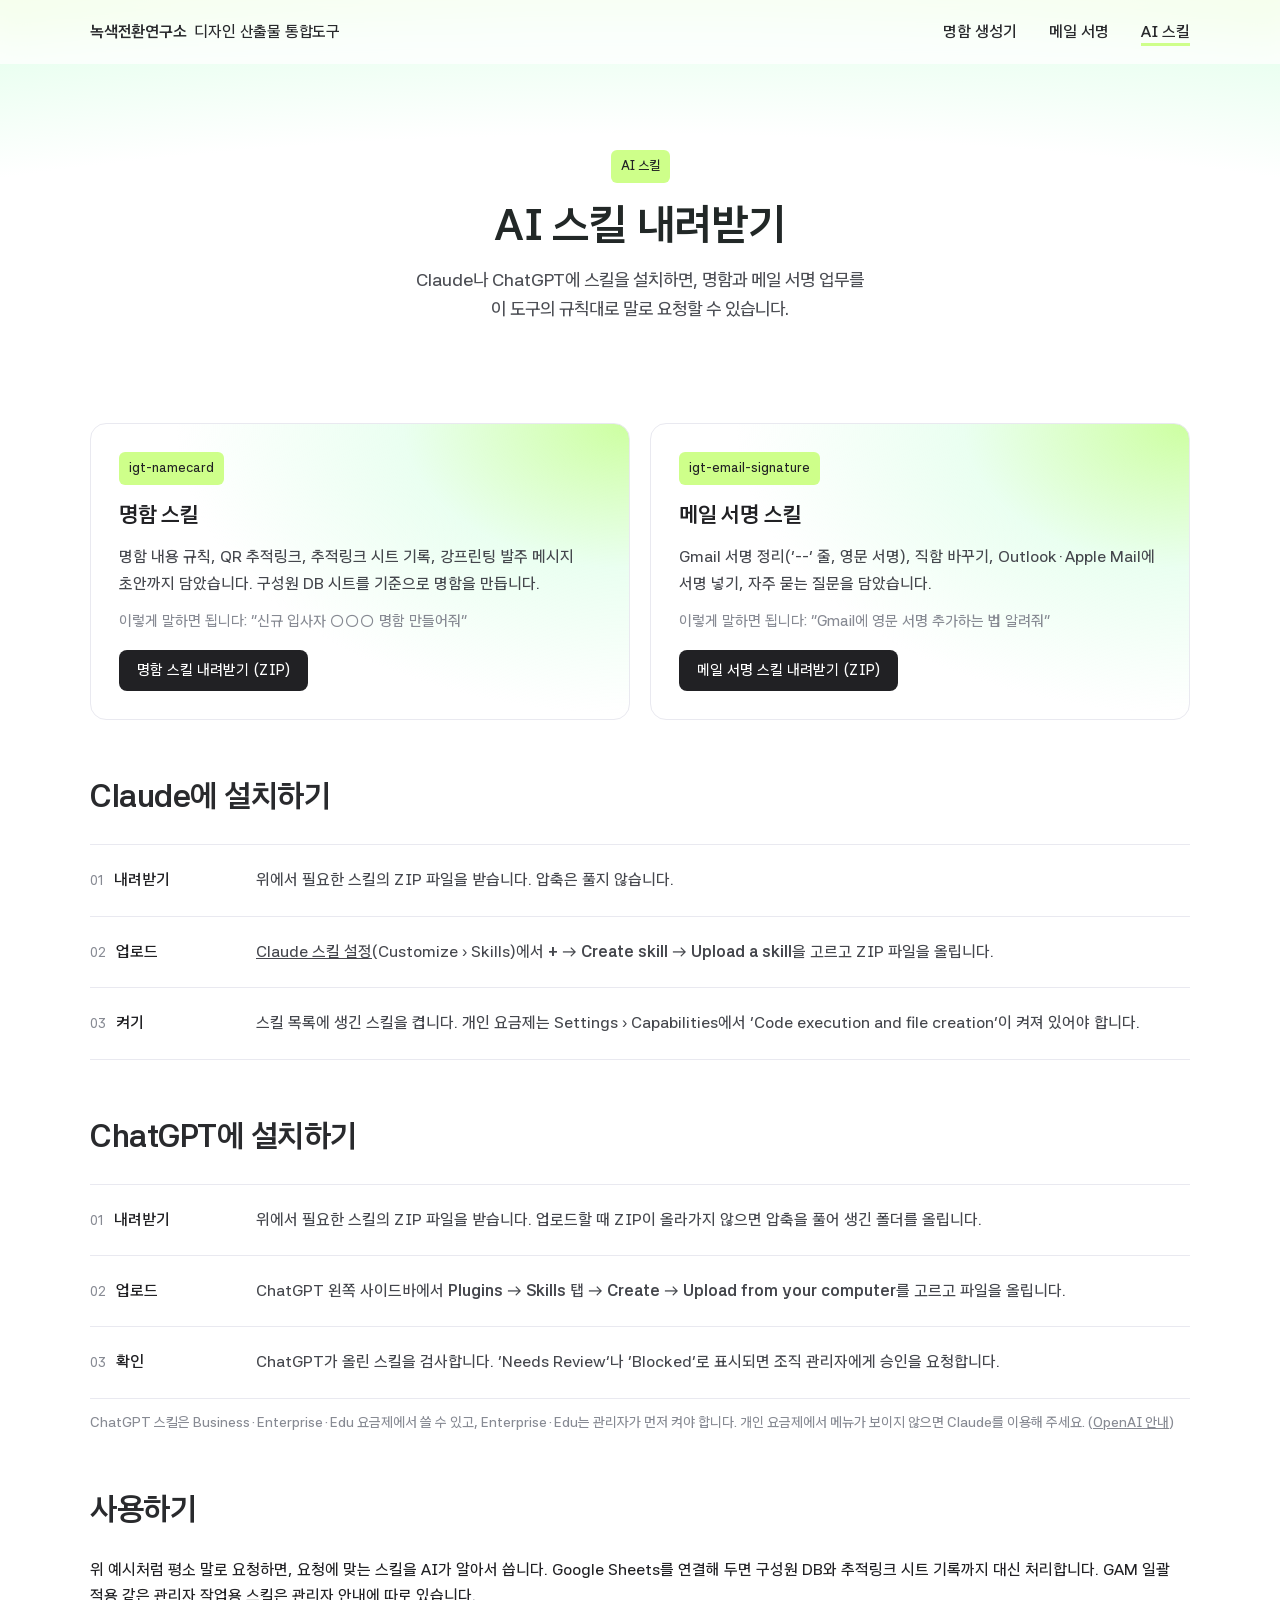
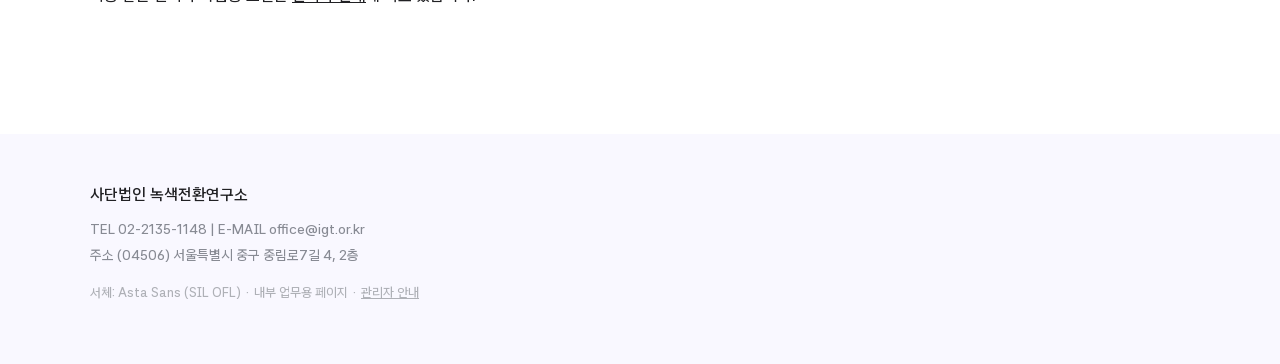
<file: skills.html>
<!doctype html>
<html lang="ko">
<head>
<meta charset="utf-8">
<meta name="viewport" content="width=device-width, initial-scale=1">
<meta name="robots" content="noindex, nofollow">
<title>AI 스킬 · 녹색전환연구소</title>
<link rel="preload" href="assets/AstaSans-UI.woff2" as="font" type="font/woff2" crossorigin>
<link rel="stylesheet" href="css/style.css?v=20261112b">
</head>
<body>
<a class="skip" href="#skills">본문으로 건너뛰기</a>

<header class="site">
  <div class="wrap navrow">
    <a class="logo" href="index.html" aria-label="녹색전환연구소 디자인 산출물 통합도구 처음으로">
      <span class="brand"><b>녹색전환연구소</b> 디자인 산출물 통합도구</span>
    </a>
    <nav class="nav" aria-label="도구 이동">
      <a href="index.html">명함 생성기</a>
      <a href="signature.html">메일 서명</a>
      <a href="skills.html" aria-current="page">AI 스킬</a>
    </nav>
  </div>
</header>

<section class="intro">
  <div class="intro-gradient" aria-hidden="true"></div>
  <div class="wrap intro-inner">
    <span class="eyebrow">AI 스킬</span>
    <h1>AI 스킬 내려받기</h1>
    <p class="lead">Claude나 ChatGPT에 스킬을 설치하면, 명함과 메일 서명 업무를<br class="br-md"> 이 도구의 규칙대로 말로 요청할 수 있습니다.</p>
  </div>
</section>

<main id="skills" class="block">
  <div class="wrap">
    <div class="skill-grid">
    <div class="skill-card">
      <div class="skill-info">
        <span class="eyebrow">igt-namecard</span>
        <h3 class="skill-title">명함 스킬</h3>
        <p>명함 내용 규칙, QR 추적링크, 추적링크 시트 기록, 강프린팅 발주 메시지 초안까지 담았습니다. 구성원 DB 시트를 기준으로 명함을 만듭니다.</p>
        <p class="skill-ask">이렇게 말하면 됩니다: “신규 입사자 ○○○ 명함 만들어줘”</p>
        <div class="actions">
          <a class="btn primary" href="skill/igt-namecard.zip?v=20261118a" download="igt-namecard.zip">명함 스킬 내려받기 (ZIP)</a>
        </div>
      </div>
    </div>
    <div class="skill-card">
      <div class="skill-info">
        <span class="eyebrow">igt-email-signature</span>
        <h3 class="skill-title">메일 서명 스킬</h3>
        <p>Gmail 서명 정리(‘--’ 줄, 영문 서명), 직함 바꾸기, Outlook·Apple Mail에 서명 넣기, 자주 묻는 질문을 담았습니다.</p>
        <p class="skill-ask">이렇게 말하면 됩니다: “Gmail에 영문 서명 추가하는 법 알려줘”</p>
        <div class="actions">
          <a class="btn primary" href="skill/igt-email-signature.zip?v=20261112f" download="igt-email-signature.zip">메일 서명 스킬 내려받기 (ZIP)</a>
        </div>
      </div>
    </div>
    </div>
    <div class="sec-head" style="margin-top:56px"><h2>Claude에 설치하기</h2></div>
    <ol class="steps">
      <li><b>내려받기</b><span>위에서 필요한 스킬의 ZIP 파일을 받습니다. 압축은 풀지 않습니다.</span></li>
      <li><b>업로드</b><span><a href="https://claude.ai/customize/skills" target="_blank" rel="noopener">Claude 스킬 설정</a>(Customize › Skills)에서 <b>+</b> → <b>Create skill</b> → <b>Upload a skill</b>을 고르고 ZIP 파일을 올립니다.</span></li>
      <li><b>켜기</b><span>스킬 목록에 생긴 스킬을 켭니다. 개인 요금제는 Settings › Capabilities에서 ‘Code execution and file creation’이 켜져 있어야 합니다.</span></li>
    </ol>

    <div class="sec-head" style="margin-top:56px"><h2>ChatGPT에 설치하기</h2></div>
    <ol class="steps">
      <li><b>내려받기</b><span>위에서 필요한 스킬의 ZIP 파일을 받습니다. 업로드할 때 ZIP이 올라가지 않으면 압축을 풀어 생긴 폴더를 올립니다.</span></li>
      <li><b>업로드</b><span>ChatGPT 왼쪽 사이드바에서 <b>Plugins</b> → <b>Skills</b> 탭 → <b>Create</b> → <b>Upload from your computer</b>를 고르고 파일을 올립니다.</span></li>
      <li><b>확인</b><span>ChatGPT가 올린 스킬을 검사합니다. ‘Needs Review’나 ‘Blocked’로 표시되면 조직 관리자에게 승인을 요청합니다.</span></li>
    </ol>
    <p class="note">ChatGPT 스킬은 Business·Enterprise·Edu 요금제에서 쓸 수 있고, Enterprise·Edu는 관리자가 먼저 켜야 합니다. 개인 요금제에서 메뉴가 보이지 않으면 Claude를 이용해 주세요. (<a href="https://help.openai.com/en/articles/20001066" target="_blank" rel="noopener">OpenAI 안내</a>)</p>

    <div class="sec-head" style="margin-top:56px"><h2>사용하기</h2></div>
    <p class="lead-s">위 예시처럼 평소 말로 요청하면, 요청에 맞는 스킬을 AI가 알아서 씁니다. Google Sheets를 연결해 두면 구성원 DB와 추적링크 시트 기록까지 대신 처리합니다. GAM 일괄 적용 같은 관리자 작업용 스킬은 <a href="admin.html#skill">관리자 안내</a>에 따로 있습니다.</p>
  </div>
</main>

<footer class="site-foot">
  <div class="wrap">
    <p class="foot-org">사단법인 녹색전환연구소</p>
    <p>TEL 02-2135-1148 | E-MAIL office@igt.or.kr</p>
    <p>주소 (04506) 서울특별시 중구 중림로7길 4, 2층</p>
    <p class="foot-meta">서체: Asta Sans (SIL OFL) · 내부 업무용 페이지 · <a href="admin.html">관리자 안내</a></p>
  </div>
</footer>

</body>
</html>
</file>
<file: css/style.css>
/* 녹색전환연구소 새 홈페이지(green2026) 테마에 맞춘 스타일 */
@font-face { font-family: "Asta Sans"; src: url("../assets/AstaSans-UI.woff2") format("woff2"); font-weight: 300 800; font-display: swap; }
:root {
  --ink: #212124; --ink-2: #292a2d; --muted: #878a93; --muted-2: #aeb0b6;
  --line: #e9e9f0; --surface: #f7f7f9; --chip: #f4f4f5; --foot: #f9f8ff;
  --green: #ceff8a; --green-2: #cdffa1; --mint: rgba(220, 255, 231, .6);
  --content: 1180px; --radius: 16px;
}
* { box-sizing: border-box; }
[hidden] { display: none !important; }
html { scroll-behavior: smooth; scroll-padding-top: 80px; }
html, body { margin: 0; }
body { background: #fff; color: var(--ink); font: 500 16px/1.6 "Asta Sans", -apple-system, BlinkMacSystemFont, "Apple SD Gothic Neo", "Noto Sans KR", sans-serif; -webkit-font-smoothing: antialiased; word-break: keep-all; }
.wrap { max-width: var(--content); margin: 0 auto; padding: 0 40px; }
a { color: inherit; }
:focus-visible { outline: 2px solid var(--ink); outline-offset: 2px; }
.skip { position: absolute; left: -9999px; top: 0; background: #fff; padding: 16px; z-index: 100; }
.skip:focus { left: 0; }

/* 헤더 */
.site { position: sticky; top: 0; z-index: 50; background: rgba(255, 255, 255, .8); backdrop-filter: saturate(1.4) blur(12px); -webkit-backdrop-filter: saturate(1.4) blur(12px); }
.navrow { height: 64px; display: flex; align-items: center; justify-content: space-between; gap: 24px; }
.logo { display: flex; align-items: center; gap: 8px; text-decoration: none; }
.logo .symbol { width: 28px; height: 28px; }
.logo .word { height: 18.6px; width: auto; }
.nav { display: flex; gap: 32px; }
.nav a { font-weight: 600; text-decoration: none; color: var(--ink-2); line-height: 1.3; }
.nav a:hover { text-decoration: underline; text-decoration-color: var(--green); text-decoration-thickness: 3px; text-underline-offset: 6px; }

/* 인트로 */
.intro { position: relative; isolation: isolate; margin-top: -64px; padding: 150px 0 90px; text-align: center; overflow: hidden; }
.intro-gradient { position: absolute; inset: 0 0 auto; height: 420px; background: radial-gradient(150.92% 109.25% at 50% 100%, #fff 62.229%, var(--mint) 84.694%, var(--green-2) 100%); z-index: -1; }
.intro-inner { display: grid; justify-items: center; gap: 14px; }
.eyebrow { display: inline-block; font-size: 13px; font-weight: 500; padding: 6px 10px; border-radius: 6px; background: var(--green); color: var(--ink); }
.eyebrow.dark { background: var(--ink); color: #fff; }
.intro h1 { margin: 0; font-size: 44px; line-height: 1.25; font-weight: 700; letter-spacing: -0.78px; color: #222827; }
.lead { margin: 0; font-size: 18px; color: #4d4f55; line-height: 1.6; }

/* 섹션 머리 */
.sec-head { display: flex; align-items: baseline; gap: 18px; flex-wrap: wrap; margin: 0 0 28px; }
.sec-head h2 { margin: 0; font-size: 32px; font-weight: 700; letter-spacing: -0.48px; color: var(--ink-2); line-height: 1.25; }
.sec-sub { color: var(--muted); }
.more { color: var(--muted); text-decoration: none; }
.more::after { content: ""; display: inline-block; width: 7px; height: 7px; margin-left: 8px; border-top: 1.5px solid currentColor; border-right: 1.5px solid currentColor; transform: translateY(-2px) rotate(45deg); }
.more:hover { color: var(--ink); }

/* 작업 영역 */
main { padding: 10px 0 110px; }
.grid { display: grid; grid-template-columns: 1fr 1fr; gap: 20px; }
.panel { background: #fff; border: 1px solid var(--line); border-radius: var(--radius); padding: 28px; min-width: 0; }
.panel h3 { font-size: 18px; font-weight: 600; letter-spacing: -0.16px; margin: 0 0 18px; display: flex; align-items: center; gap: 10px; color: #1b1c1e; }
.n { display: inline-grid; place-items: center; width: 26px; height: 26px; border-radius: 50%; background: var(--green); color: var(--ink); font-size: 14px; font-weight: 700; }
.drop { display: grid; gap: 6px; place-items: center; text-align: center; border: 1.5px dashed #cfd1d8; border-radius: 12px; padding: 34px 16px; cursor: pointer; background: var(--surface); transition: background .15s, border-color .15s; }
.drop strong { font-weight: 600; overflow-wrap: anywhere; }
.drop.over, .drop:hover { border-color: var(--ink); background: #f3fde6; }
.drop span { color: var(--muted); font-size: 14px; }
.note { color: var(--muted); font-size: 14px; margin: 12px 0 0; line-height: 1.6; }
.muted { color: var(--muted); font-size: 14px; }
.row { display: flex; align-items: center; gap: 10px; margin-top: 14px; }
select, input { font: inherit; font-size: 15px; padding: 10px 12px; border: 1px solid var(--line); border-radius: 8px; background: #fff; color: var(--ink); width: 100%; min-width: 0; transition: border-color .15s; }
select:hover, input:hover { border-color: #cfd1d8; }
select:focus, input:focus { border-color: var(--ink); outline: none; }
.row select { width: auto; flex: 1; }
.toolbar { display: flex; gap: 8px; align-items: center; margin-bottom: 12px; flex-wrap: wrap; }
.toolbar input { flex: 1; min-width: 140px; }
.toolbar.small { margin: 12px 0 0; }

/* 버튼 */
button, .btn { font: inherit; font-size: 15px; font-weight: 500; border-radius: 8px; padding: 11px 18px; cursor: pointer; border: 0; text-decoration: none; display: inline-flex; align-items: center; justify-content: center; line-height: 1.3; transition: background .15s, color .15s; }
button:disabled { opacity: .4; cursor: not-allowed; }
.primary { background: var(--ink); color: #fff; }
.primary:not(:disabled):hover { background: var(--green); color: var(--ink); }
.ghost { background: var(--chip); color: var(--ink); }
.ghost:not(:disabled):hover { background: var(--line); }
.light { background: #fff; color: var(--ink); }
.light:hover { background: var(--ink); color: #fff; }
.link { background: none; padding: 2px 4px; color: var(--muted); text-decoration: underline; text-underline-offset: 3px; font-size: 14px; }
.link:hover { color: var(--ink); }

/* 목록 */
.list { max-height: 380px; overflow: auto; border: 1px solid var(--line); border-radius: 12px; }
.list .grp { font-size: 13px; color: var(--muted); padding: 10px 14px 6px; background: var(--surface); position: sticky; top: 0; z-index: 1; }
.item { display: flex; align-items: center; gap: 10px; padding: 11px 14px; border-top: 1px solid var(--line); cursor: pointer; }
.item:hover { background: var(--surface); }
.item.active { background: #f3fde6; box-shadow: inset 3px 0 0 var(--green); }
.item input { width: auto; accent-color: var(--ink); }
.item .nm { font-weight: 600; }
.item .tt { color: var(--muted); font-size: 14px; margin-left: auto; text-align: right; }
.item .new { font-size: 12px; background: var(--green); border-radius: 6px; padding: 2px 8px; }
.empty { color: var(--muted); font-size: 15px; padding: 16px; margin: 0; }

/* 폼 */
.form #fields { display: grid; grid-template-columns: 1fr 1fr; gap: 12px 14px; }
.f { grid-column: 1 / -1; display: grid; gap: 6px; }
.f.half { grid-column: auto; }
.f label { font-size: 13px; color: var(--muted); }
.f .link { justify-self: start; }
.form .note { grid-column: 1 / -1; }
.inline { display: flex; gap: 8px; }
.inline input { flex: 1; }
.linkbox input[readonly] { background: var(--surface); color: #55575d; font-size: 14px; }
#linkMsg { margin: 2px 0 0; }

/* 미리보기 */
.preview .cards { display: grid; gap: 16px; padding: 20px; background: var(--surface); border-radius: 12px; }
figure { margin: 0; }
canvas { width: 100%; height: auto; display: block; border-radius: 4px; box-shadow: 0 1px 2px rgba(33, 33, 36, .06), 0 8px 24px rgba(33, 33, 36, .08); background: #fff; }
figcaption { font-size: 13px; color: var(--muted); margin-top: 8px; }
.actions { display: flex; gap: 10px; flex-wrap: wrap; margin-top: 16px; }
.chips { list-style: none; display: flex; flex-wrap: wrap; gap: 6px; padding: 0; margin: 16px 0 0; }
.chips li { font-size: 13px; color: var(--muted); background: var(--chip); border-radius: 6px; padding: 5px 9px; }

/* 인쇄 주문 가이드 */
.block { padding: 0 0 110px; }
.spec { display: grid; grid-template-columns: repeat(3, 1fr); gap: 12px; }
.spec div { border-radius: 12px; padding: 18px 20px; background: var(--surface); display: grid; gap: 4px; }
.spec span { font-size: 13px; color: var(--muted); }
.spec strong { font-size: 18px; font-weight: 600; letter-spacing: -0.16px; }
.spec a { text-decoration: underline; text-underline-offset: 3px; text-decoration-color: var(--muted-2); }
.steps { list-style: none; counter-reset: s; margin: 28px 0 0; padding: 0; border-top: 1px solid var(--line); }
.steps li { counter-increment: s; display: grid; grid-template-columns: 150px 1fr; gap: 16px; padding: 22px 0; border-bottom: 1px solid var(--line); line-height: 1.65; }
.steps li > b:first-child { font-weight: 600; display: flex; gap: 10px; align-items: baseline; }
.steps li > b:first-child::before { content: counter(s, decimal-leading-zero); font-size: 13px; font-weight: 500; color: var(--muted); }
.steps li > span { color: #45474d; }
code { background: var(--chip); border-radius: 6px; padding: 2px 6px; font-size: 14px; font-family: ui-monospace, SFMono-Regular, Menlo, monospace; }

/* 추적링크 밴드 */
.band { padding: 90px 0; background: linear-gradient(90deg, var(--green-2) 54.142%, var(--mint) 81.366%, #fcfcfd 105.23%); }
.band h2 { margin: 14px 0 10px; font-size: 36px; font-weight: 700; letter-spacing: -0.72px; line-height: 1.2; }
.band-lead { margin: 0; font-size: 17px; color: #33352f; }
.band .actions { margin-top: 24px; }
.band .steps { border-top-color: rgba(33, 33, 36, .12); }
.band .steps li { border-bottom-color: rgba(33, 33, 36, .12); }
.band .steps li > span { color: #2f312c; }
.band .steps li > b:first-child::before { color: #5d6356; }
.band code { background: rgba(255, 255, 255, .7); }
.band .note { color: #4f5449; }

/* 푸터 */
.site-foot { background: var(--foot); padding: 48px 0 56px; color: var(--muted); font-size: 14px; }
.site-foot p { margin: 0 0 4px; }
.site-foot .foot-org { color: var(--ink); font-weight: 600; font-size: 16px; margin-bottom: 10px; }
.site-foot .foot-meta { margin-top: 16px; font-size: 13px; color: var(--muted-2); }

@media (max-width: 960px) {
  .wrap { padding: 0 20px; }
  .grid { grid-template-columns: 1fr; }
  .nav { gap: 18px; }
  .spec { grid-template-columns: 1fr 1fr; }
}
@media (max-width: 640px) {
  .wrap { padding: 0 16px; }
  .nav { display: none; }
  .intro { padding: 120px 0 64px; }
  .intro h1 { font-size: 34px; }
  .lead { font-size: 16px; }
  .br-md { display: none; }
  .sec-head h2 { font-size: 26px; }
  .band h2 { font-size: 28px; }
  .panel { padding: 20px; }
  .form #fields { grid-template-columns: 1fr; }
  .f.half { grid-column: 1 / -1; }
  .spec { grid-template-columns: 1fr; }
  .steps li { grid-template-columns: 1fr; gap: 4px; }
  main, .block { padding-bottom: 72px; }
  .band { padding: 64px 0; }
}

/* Claude 스킬 설치 */
.skill { padding-top: 110px; }
.skill-card { border: 1px solid var(--line); border-radius: var(--radius); padding: 28px; background: radial-gradient(120% 140% at 100% 0%, var(--green-2) 0%, var(--mint) 35%, #fff 70%); }
.skill-info p { margin: 12px 0 0; max-width: 720px; color: #45474d; line-height: 1.65; }
@media (max-width: 640px) { .skill { padding-top: 72px; } .skill-card { padding: 20px; } }

/* Google 계정으로 DB 불러오기 */
.gload { display: grid; gap: 8px; justify-items: start; }
.or { display: flex; align-items: center; gap: 10px; color: var(--muted); font-size: 13px; margin: 16px 0 12px; }
.or::before, .or::after { content: ""; flex: 1; height: 1px; background: var(--line); }

/* 상단 이름 (로고 대신) */
.logo .brand { font-size: 16px; font-weight: 500; color: var(--ink-2); letter-spacing: -0.2px; white-space: nowrap; }
.logo .brand b { font-weight: 700; margin-right: 4px; }
.nav a[aria-current="page"] { text-decoration: underline; text-decoration-color: var(--green); text-decoration-thickness: 3px; text-underline-offset: 6px; }
@media (max-width: 1100px) { .nav { gap: 20px; } .nav a { font-size: 15px; } }

/* Claude 스킬 페이지 */
.skill-grid { display: grid; grid-template-columns: 1fr 1fr; gap: 20px; }
.skill-title { margin: 12px 0 0; font-size: 22px; font-weight: 700; letter-spacing: -0.2px; }
.skill-ask { color: var(--muted) !important; font-size: 15px; }
#skills { padding-top: 10px; }
@media (max-width: 960px) { .skill-grid { grid-template-columns: 1fr; } }

/* 관리자용 접이식 도구 */
.admin-tools { margin-top: 18px; padding-top: 14px; border-top: 1px solid var(--line); }
.admin-tools > summary { cursor: pointer; color: var(--muted); font-size: 14px; font-weight: 500; list-style: none; }
.admin-tools > summary::-webkit-details-marker { display: none; }
.admin-tools > summary::before { content: "+ "; }
.admin-tools[open] > summary::before { content: "– "; }
.admin-tools .gload { margin: 12px 0; }

/* 강프린팅 주문 메일 */
.order { margin-top: 20px; }
.order-head { display: flex; gap: 16px; justify-content: space-between; align-items: flex-start; flex-wrap: wrap; }
.order-head h3 { margin: 0 0 6px; font-size: 18px; font-weight: 600; }
.order-head .muted { margin: 0; max-width: 720px; line-height: 1.6; }
.order-row { display: flex; align-items: center; gap: 12px; flex-wrap: wrap; margin-top: 16px; }
.order-row label { font-size: 14px; color: var(--muted); }
.qty { align-items: center; width: 160px; }
.qty input { width: 110px; }
.order-preview { margin-top: 12px; }
.order-preview summary { cursor: pointer; color: var(--muted); font-size: 14px; }
.order-preview pre { white-space: pre-wrap; background: var(--surface); border-radius: 10px; padding: 16px; font: 14px/1.7 inherit; font-family: inherit; margin: 10px 0 0; }
.order-label { font-size: 14px; color: var(--muted); margin-left: 8px; }
.seg { display: inline-flex; background: var(--chip); border-radius: 8px; padding: 3px; gap: 2px; }
.seg label { cursor: pointer; }
.seg input { position: absolute; opacity: 0; width: 1px; height: 1px; }
.seg span { display: inline-block; padding: 7px 14px; border-radius: 6px; font-size: 14px; color: var(--ink); }
.seg input:checked + span { background: var(--ink); color: #fff; }
.seg input:focus-visible + span { outline: 2px solid var(--ink); outline-offset: 2px; }
#orderWho { margin: 10px 0 0; }
</file>
<file: css/sig.css>
/* 메일 서명 페이지 */
.flow { padding-bottom: 56px; }
.who { display: grid; grid-template-columns: repeat(3, 1fr); gap: 16px; }
.who > div { border: 1px solid var(--line); border-radius: var(--radius); padding: 22px 24px; display: grid; gap: 10px; align-content: start; }
.who b { font-size: 18px; font-weight: 600; letter-spacing: -0.16px; }
.who p { margin: 0; color: #45474d; line-height: 1.6; font-size: 15px; }
.who .eyebrow { justify-self: start; }
.lead-s { margin: -8px 0 0; color: #45474d; max-width: 820px; line-height: 1.65; }

.tabs { display: flex; gap: 6px; margin-bottom: 12px; }
.tab { background: var(--chip); color: var(--ink); padding: 8px 16px; font-size: 14px; }
.tab[aria-selected="true"] { background: var(--ink); color: #fff; }
.sigbox { background: var(--surface); border-radius: 12px; padding: 20px; overflow: hidden; }
#sigPreview { background: #fff; border-radius: 8px; padding: 16px; }
#sigPreview img { max-width: 100%; }
.warn { margin: 12px 0 0; padding: 12px 14px 12px 32px; background: #fff7e6; border-radius: 10px; color: #7a4b00; font-size: 14px; line-height: 1.6; }
#hostState { margin: 10px 0 0; }
#hostState.ok::before { content: "●"; color: #3aa757; margin-right: 6px; }
#hostState.no::before { content: "●"; color: #d97706; margin-right: 6px; }
.bulk { margin-top: 18px; padding-top: 18px; border-top: 1px solid var(--line); }
.bulk .note { margin-top: 8px; }
.item .code { font-size: 12px; color: var(--muted); font-family: ui-monospace, SFMono-Regular, Menlo, monospace; }
.item .flag { font-size: 12px; background: #fff1d6; color: #7a4b00; border-radius: 6px; padding: 2px 8px; }

.clients { display: grid; grid-template-columns: repeat(2, 1fr); gap: 12px; margin-top: 28px; }
.clients > div { background: rgba(255, 255, 255, .72); border-radius: 12px; padding: 18px 20px; display: grid; gap: 6px; line-height: 1.6; }
.clients b { font-weight: 600; }
.clients span { color: #2f312c; font-size: 15px; }

.faq { border-top: 1px solid var(--line); }
.faq details { border-bottom: 1px solid var(--line); padding: 4px 0; }
.faq summary { cursor: pointer; font-weight: 600; padding: 16px 0; list-style: none; display: flex; justify-content: space-between; gap: 16px; }
.faq summary::-webkit-details-marker { display: none; }
.faq summary::after { content: "+"; color: var(--muted); font-weight: 500; }
.faq details[open] summary::after { content: "–"; }
.faq p { margin: 0 0 18px; color: #45474d; line-height: 1.7; max-width: 860px; }
.band + .block { padding-top: 90px; }
@media (max-width: 640px) { .band + .block { padding-top: 64px; } }
#newbie { padding-top: 90px; }
@media (max-width: 640px) { #newbie { padding-top: 64px; } }

@media (max-width: 960px) { .who { grid-template-columns: 1fr; } .clients { grid-template-columns: 1fr; } }
@media (max-width: 640px) { .sigbox { padding: 12px; } #sigPreview { padding: 10px; } }
#oauth { padding-top: 0; }

#self { padding-top: 0; }
.faq .steps { margin: 4px 0 16px; } .faq details > p:last-child { margin-bottom: 18px; } #setup { padding-top: 0; } #newbie { padding-top: 0; }

.publish-box { margin-top: 6px; padding-top: 16px; border-top: 1px solid var(--line); }
.publish-box .note { margin-top: 8px; }

/* 기관 메일 서명 */
.otabs { display: flex; flex-wrap: wrap; gap: 6px; align-items: center; margin-bottom: 12px; }
.otab { background: var(--chip); color: var(--ink); padding: 8px 16px; font-size: 14px; }
.otab[aria-pressed="true"] { background: var(--ink); color: #fff; }
.otab-sep { width: 1px; height: 22px; background: var(--line); margin: 0 6px; }
.orgpv { background: #fff; border-radius: 8px; padding: 16px; }
.orgpv img { max-width: 100%; }
#orgSigs .muted { margin: 12px 0 0; }
@media (max-width: 640px) { .orgpv { padding: 10px; } .otab-sep { display: none; } }
.who { grid-template-columns: repeat(4, 1fr); }
@media (max-width: 1100px) { .who { grid-template-columns: repeat(2, 1fr); } }
@media (max-width: 640px) { .who { grid-template-columns: 1fr; } }
</file>
